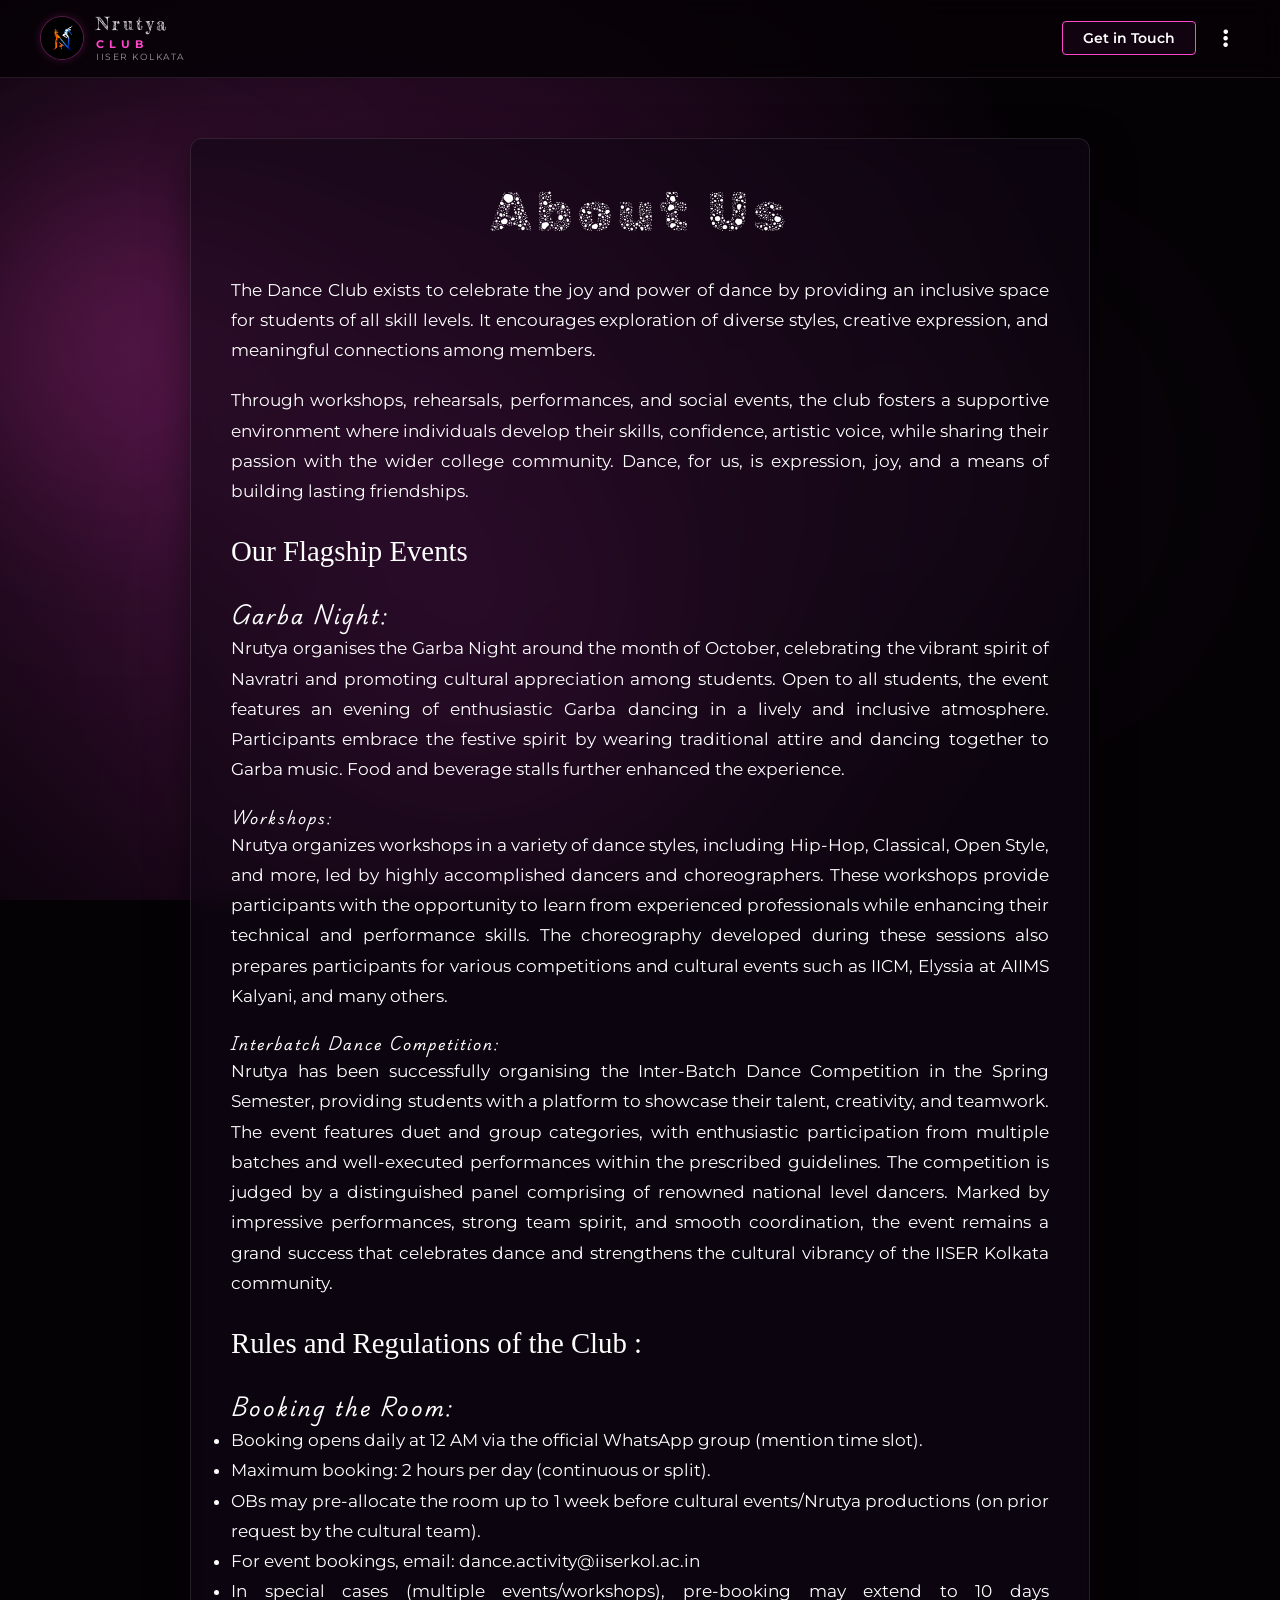
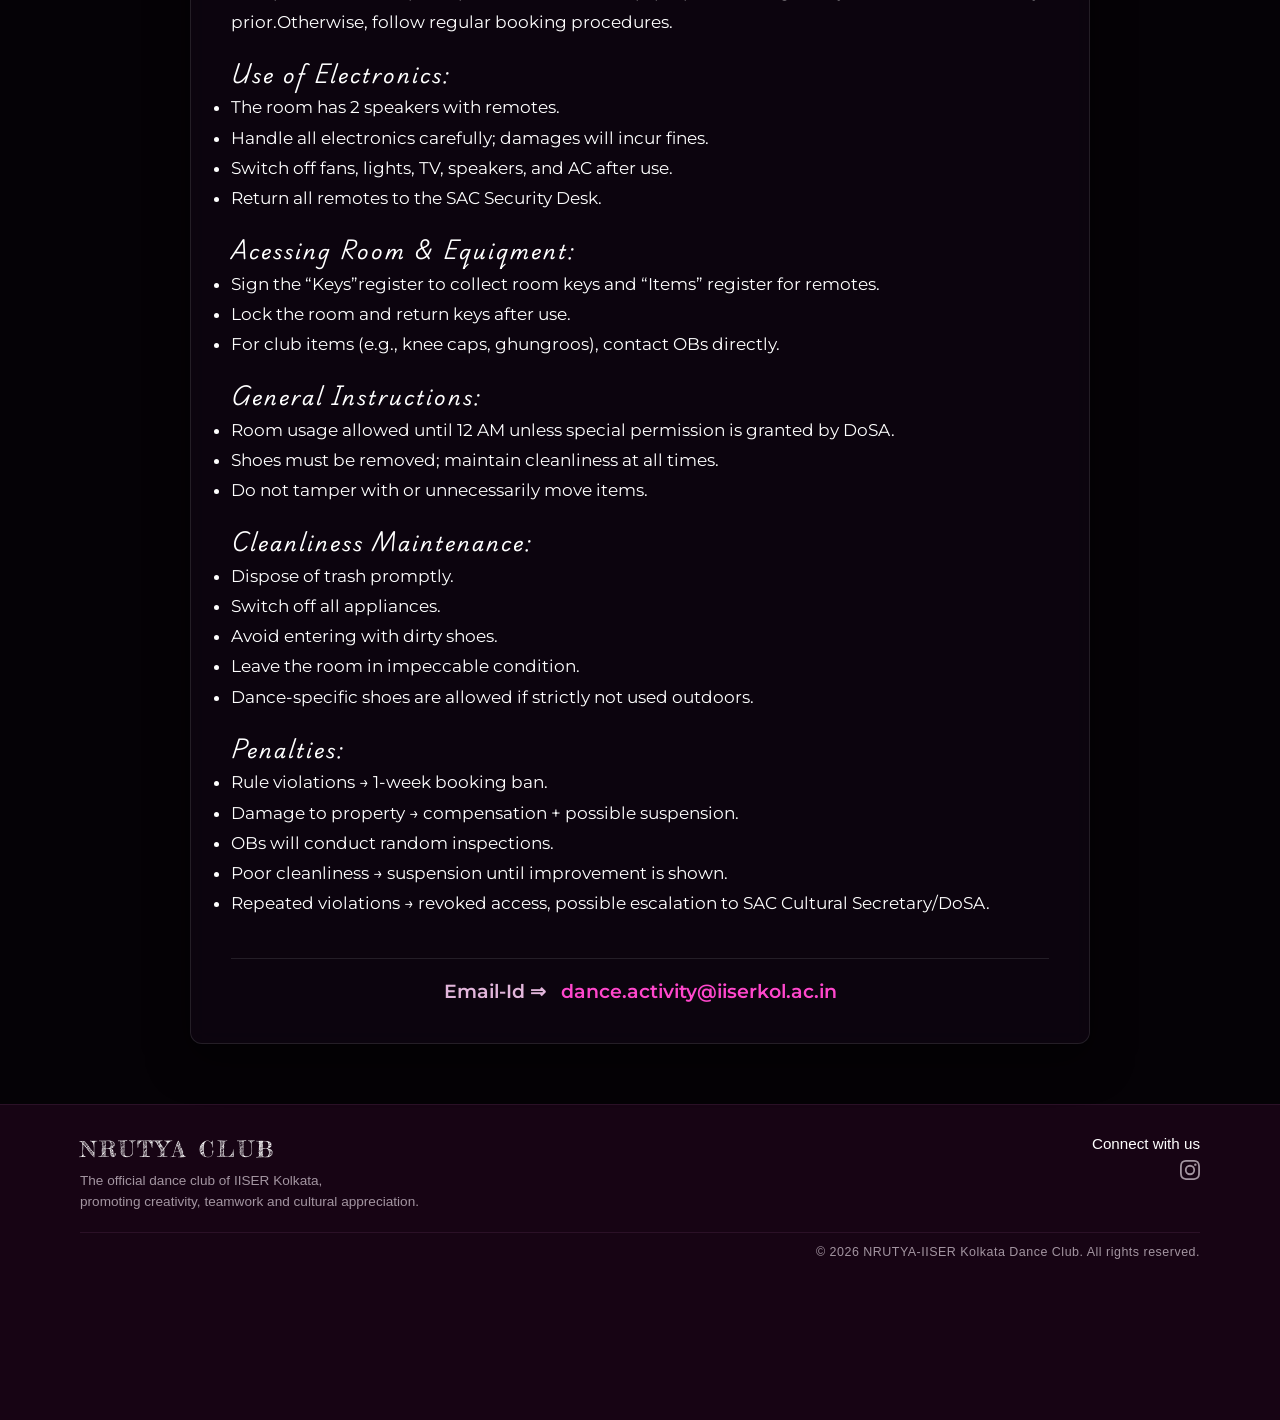
<file: frontend_root/pages/about.html>
<!DOCTYPE html>
<html lang="en">
<head>
    <meta charset="UTF-8">
    
    <meta name="viewport" content="width=device-width, initial-scale=1.0">
    <title>Nrutya Club | IISER Kolkata - About Us</title>
    
    <link rel="preconnect" href="https://fonts.googleapis.com">
    <link rel="preconnect" href="https://fonts.gstatic.com" crossorigin>
    <link href="https://fonts.googleapis.com/css2?family=Black+Ops+One&family=Fredericka+the+Great&family=Pacifico&display=swap" rel="stylesheet">
    <link rel="stylesheet" href="https://cdnjs.cloudflare.com/ajax/libs/font-awesome/6.4.0/css/all.min.css">
    
    <link rel="preconnect" href="https://fonts.googleapis.com">
    <link rel="preconnect" href="https://fonts.gstatic.com" crossorigin>
    <link href="https://fonts.googleapis.com/css2?family=Croissant+One&family=Patua+One&family=Rubik+Doodle+Triangles&family=Rubik+Microbe&display=swap" rel="stylesheet">

    <link rel="preconnect" href="https://fonts.googleapis.com">
<link rel="preconnect" href="https://fonts.gstatic.com" crossorigin>
<link href="https://fonts.googleapis.com/css2?family=Croissant+One&family=Lobster+Two:ital,wght@0,400;0,700;1,400;1,700&family=Patua+One&family=Rubik+Doodle+Triangles&family=Rubik+Microbe&display=swap" rel="stylesheet">

<link rel="preconnect" href="https://fonts.googleapis.com">
<link rel="preconnect" href="https://fonts.gstatic.com" crossorigin>
<link href="https://fonts.googleapis.com/css2?family=Croissant+One&family=Lobster+Two:ital,wght@0,400;0,700;1,400;1,700&family=Patua+One&family=Playwrite+NZ:wght@100..400&family=Rubik+Doodle+Triangles&family=Rubik+Microbe&display=swap" rel="stylesheet">
<link rel="stylesheet" href="../style/header.css">
    <link rel="stylesheet" href="../style/footer.css">
    <link rel="stylesheet" href="../style/aboutSty.css">
</head>
<body>
    <div class="smoke-bg-wrapper">
        <div class="smoke-cloud cloud-1"></div>
        <div class="smoke-cloud cloud-2"></div>
        <div class="smoke-cloud cloud-3"></div>
    </div>

    <!-- YOUR ORIGINAL HEADER -->
    <header>
            <a href="../index.html" class="logo-area logo-link-full">
                <div class="logo-container">
                    <img src="../images/logo_fin.png" alt="Nrutya Club Logo" id="header-logo-target" onerror="this.style.display='none';">
                    <i class="fa-solid fa-gandhabba fallback-icon"></i> 
                </div>
                <div class="logo-text">
                    <h1>Nrutya</h1>
                    <p>CLUB</p>
                    <span>IISER KOLKATA</span>
                </div>
            </a>
            
            <nav>
                <div class="nav-right-wrapper">
                    <a href="../pages/contact.html" class="btn-get-in-touch">Get in Touch</a>
                    <div class="more-menu-dropdown">
                        <button class="menu-dots-btn" aria-label="Open Navigation Menu">
                            <i class="fa-solid fa-ellipsis-vertical"></i>
                        </button>
                        <ul class="dropdown-content">
                            <li><a href="../index.html"><i class="fa-solid fa-house"></i> Home</a></li>
                        <li><a href="../pages/event.html"><i class="fa-solid fa-wand-magic-sparkles"></i> Events</a></li>
                        <li><a href="../pages/calendar.html"><i class="fa-solid fa-calendar-days"></i> Event Calendar</a></li>
                        <li><a href="../pages/gallery.html"><i class="fa-solid fa-images"></i> Gallery</a></li>
                        <li><a href="../pages/performances.html"><i class="fa-solid fa-play"></i> Performances</a></li>
                        <li><a href="../pages/people.html"><i class="fa-solid fa-users"></i> People</a></li>
                        <li><a href="../pages/inventory.html" ><i class="fa-regular fa-box-open"></i> Inventory</a></li>
                        <li><a href="../pages/about.html" class="active"><i class="fa-solid fa-circle-info"></i> About us</a></li>
                        <li><a href="../pages/announcements.html"><i class="fa-solid fa-bullhorn"></i> Announcements</a></li>
                        <li><a href="../pages/achievements.html"><i class="fa-solid fa-trophy"></i> Achievements</a></li>
                        
                        </ul>
                    </div>
                </div>
            </nav>
        </header>

    <!-- ADDED: NEW ABOUT US SECTION (Matching Layout Image) -->
    <main class="about-us-container">
        <h2 class="about-title">About Us</h2>
        <div class="about-content">
            <p>The Dance Club exists to celebrate the joy and power of dance by providing an inclusive space for students of all skill levels. It encourages exploration of diverse styles, creative expression, and meaningful connections among members.</p>
            <p>Through workshops, rehearsals, performances, and social events, the club fosters a supportive environment where individuals develop their skills, confidence, artistic voice, while sharing their passion with the wider college community. Dance, for us, is expression, joy, and a means of building lasting friendships.</p>
        </break>
        <h2 style="font-family: Croissant One serif;font-weight: 400;font-style: normal;font-size:1.8rem">Our Flagship Events</h2>
            <p>
                <h3 style="font-family: Playwrite NZ, cursive;font-optical-sizing: auto;;font-style: normal;letter-spacing: 2px;">Garba Night:</h3>
                Nrutya organises the Garba Night around the month of October, celebrating the vibrant spirit of Navratri and promoting 
                cultural appreciation among students. Open to all students, the event features an evening of enthusiastic Garba dancing in a lively and 
                inclusive atmosphere. Participants embrace the festive spirit by wearing traditional attire and dancing together to Garba music. Food and beverage stalls further enhanced the experience.
            </p>
            <p>
                <h5 style="font-family: Playwrite NZ, cursive;font-optical-sizing: auto;;font-style: normal;letter-spacing: 2px;">Workshops:</h3>
                Nrutya organizes workshops in a variety of dance styles, including Hip-Hop, Classical, Open Style, and more, led by highly accomplished dancers and choreographers. These workshops provide participants with the opportunity to learn from experienced professionals while enhancing their technical and performance skills. The choreography developed during these sessions also prepares participants for various competitions and cultural 
                events such as IICM, Elyssia at AIIMS Kalyani, and many others.
            </p>
            <p>
                <h5 style="font-family: Playwrite NZ, cursive;font-optical-sizing: auto;;font-style: normal;letter-spacing: 2px;">Interbatch Dance Competition:</h3>
                Nrutya has been successfully organising the Inter-Batch Dance Competition in the Spring Semester, providing students with a platform to showcase their talent, creativity, and teamwork. 
                The event features duet and group categories, with enthusiastic participation from multiple batches and well-executed performances within the prescribed guidelines.
                The competition is judged by a distinguished panel comprising of renowned national level dancers. Marked by impressive performances, strong team spirit, and smooth coordination, the event remains a grand success that celebrates dance and strengthens the cultural vibrancy of the IISER Kolkata community.
            </p>
            </break>
        <h2 style="font-family: Croissant One serif;font-weight: 400;font-style: normal;font-size:1.8rem">Rules and Regulations of the Club :</h2>
            <p>
                <h3 style="font-family: Playwrite NZ, cursive;font-optical-sizing: auto;;font-style: normal;letter-spacing: 2px;">Booking the Room:</h3>
                        <ul>
                            <li>Booking opens daily at 12 AM via the official WhatsApp group (mention time slot).</li>
                            <li>Maximum booking: 2 hours per day (continuous or split).</li>
                            <li>OBs may pre-allocate the room up to 1 week before cultural events/Nrutya productions (on prior request by the cultural team).</li>
                            <li>For event bookings, email: dance.activity@iiserkol.ac.in</li>
                            <li>In special cases (multiple events/workshops), pre-booking may extend to 10 days prior.Otherwise, follow regular booking procedures.</li>
                        </ul>
 
            </p>

            <p>
                <h3 style="font-family: Playwrite NZ, cursive;font-optical-sizing: auto;;font-style: normal;letter-spacing: 2px;">Use of Electronics:</h3>
                        <ul>
                            <li>The room has 2 speakers with remotes.</li>
                            <li>Handle all electronics carefully; damages will incur fines.</li>
                            <li>Switch off fans, lights, TV, speakers, and AC after use.</li>
                            <li>Return all remotes to the SAC Security Desk.</li>
                        </ul>

            </p>
            <p>
                <h3 style="font-family: Playwrite NZ, cursive;font-optical-sizing: auto;;font-style: normal;letter-spacing: 2px;">Acessing Room & Equiqment:</h3>
                        <ul>
                            <li>Sign the “Keys”register to collect room keys and “Items” register for remotes.</li>
                            <li>Lock the room and return keys after use.</li>
                            <li>For club items (e.g., knee caps, ghungroos), contact OBs directly.</li>
                        </ul>
 
            </p>
            <p>
                <h3 style="font-family: Playwrite NZ, cursive;font-optical-sizing: auto;;font-style: normal;letter-spacing: 2px;">General Instructions:</h3>
                        <ul>
                            <li>Room usage allowed until 12 AM unless special permission is granted by DoSA.</li>
                            <li>Shoes must be removed; maintain cleanliness at all times.</li>
                            <li>Do not tamper with or unnecessarily move items.</li>
                        </ul>
 
            </p>
            <p>
                <h3 style="font-family: Playwrite NZ, cursive;font-optical-sizing: auto;;font-style: normal;letter-spacing: 2px;">Cleanliness Maintenance:</h3>
                        <ul>
                            <li>Dispose of trash promptly.</li>
                            <li>Switch off all appliances.</li>
                            <li>Avoid entering with dirty shoes.</li>
                            <li>Leave the room in impeccable condition.</li>
                            <li>Dance-specific shoes are allowed if strictly not used outdoors.</li>
                        </ul>
 
            </p>
            <p>
                <h3 style="font-family: Playwrite NZ, cursive;font-optical-sizing: auto;;font-style: normal;letter-spacing: 2px;">Penalties:</h3>
                        <ul>
                            <li>Rule violations → 1-week booking ban.</li>
                            <li>Damage to property → compensation + possible suspension.</li>
                            <li>OBs will conduct random inspections.</li>
                            <li>Poor cleanliness → suspension until improvement is shown.</li>
                            <li>Repeated violations → revoked access, possible escalation to SAC Cultural Secretary/DoSA.</li>
                        </ul>
 
            </p>


        </div>
        
        <!-- The 'mailto:' prefix automatically triggers the user's default mail client (like Gmail) to compose a message -->
        <div class="about-email">
            <span>Email-Id &rArr;</span>
            <a href="mailto:dance.activity@iiserkol.ac.in">dance.activity@iiserkol.ac.in</a>
        </div>
    </main>

    <!-- YOUR ORIGINAL FOOTER -->
    <footer class="nrutya-footer">
            <div class="footer-container">
                <div class="footer-top-row">
                    <div class="footer-info">
                        <h2 class="footer-title">Nrutya Club</h2>
                        <p class="footer-description">
                            The official dance club of IISER Kolkata,<br>
                            promoting creativity, teamwork and cultural appreciation.
                        </p>
                    </div>
                    <div class="footer-socials">
                        <span class="socials-label">Connect with us</span>
                        <div class="social-icons-footer">
                            <a href="https://www.instagram.com/nrutya_iiserk?igsh=MXBpNHg4eHZ2YzVzNQ==" target="_blank" rel="noopener noreferrer" aria-label="Instagram" class="social-icon-link">
                                <svg viewBox="0 0 24 24" fill="currentColor">
                                    <path d="M12 2.163c3.204 0 3.584.012 4.85.07 3.252.148 4.771 1.691 4.919 4.919.058 1.265.069 1.645.069 4.849 0 3.205-.012 3.584-.069 4.849-.149 3.225-1.664 4.771-4.919 4.919-1.266.058-1.644.07-4.85.07-3.204 0-3.584-.012-4.849-.07-3.26-.149-4.771-1.699-4.919-4.92-.058-1.265-.07-1.644-.07-4.849 0-3.204.013-3.583.07-4.849.149-3.227 1.664-4.771 4.919-4.919 1.266-.057 1.645-.069 4.849-.069zM12 0C8.741 0 8.333.014 7.053.072 2.695.272.273 2.69.073 7.051.014 8.333 0 8.741 0 12c0 3.259.014 3.668.072 4.948.2 4.358 2.618 6.78 6.98 6.98 1.281.058 1.689.072 4.948.072 3.259 0 3.668-.014 4.948-.072 4.354-.2 6.782-2.618 6.979-6.98.059-1.28.073-1.689.073-4.948 0-3.259-.014-3.667-.072-4.947-.196-4.354-2.617-6.78-6.979-6.98C15.668.014 15.259 0 12 0zm0 5.838a6.162 6.162 0 100 12.324 6.162 6.162 0 000-12.324zM12 16a4 4 0 110-8 4 4 0 010 8zm6.406-11.845a1.44 1.44 0 100 2.881 1.44 1.44 0 000-2.881z"/>
                                </svg>
                            </a>
                        </div>
                    </div>
                </div>
                <div class="footer-bottom-row">
                    <p class="footer-copyright">
                        &copy; 2026 NRUTYA-IISER Kolkata Dance Club. All rights reserved.
                    </p>
                </div>
            </div>
        </footer>

</body>
</html>
</file>
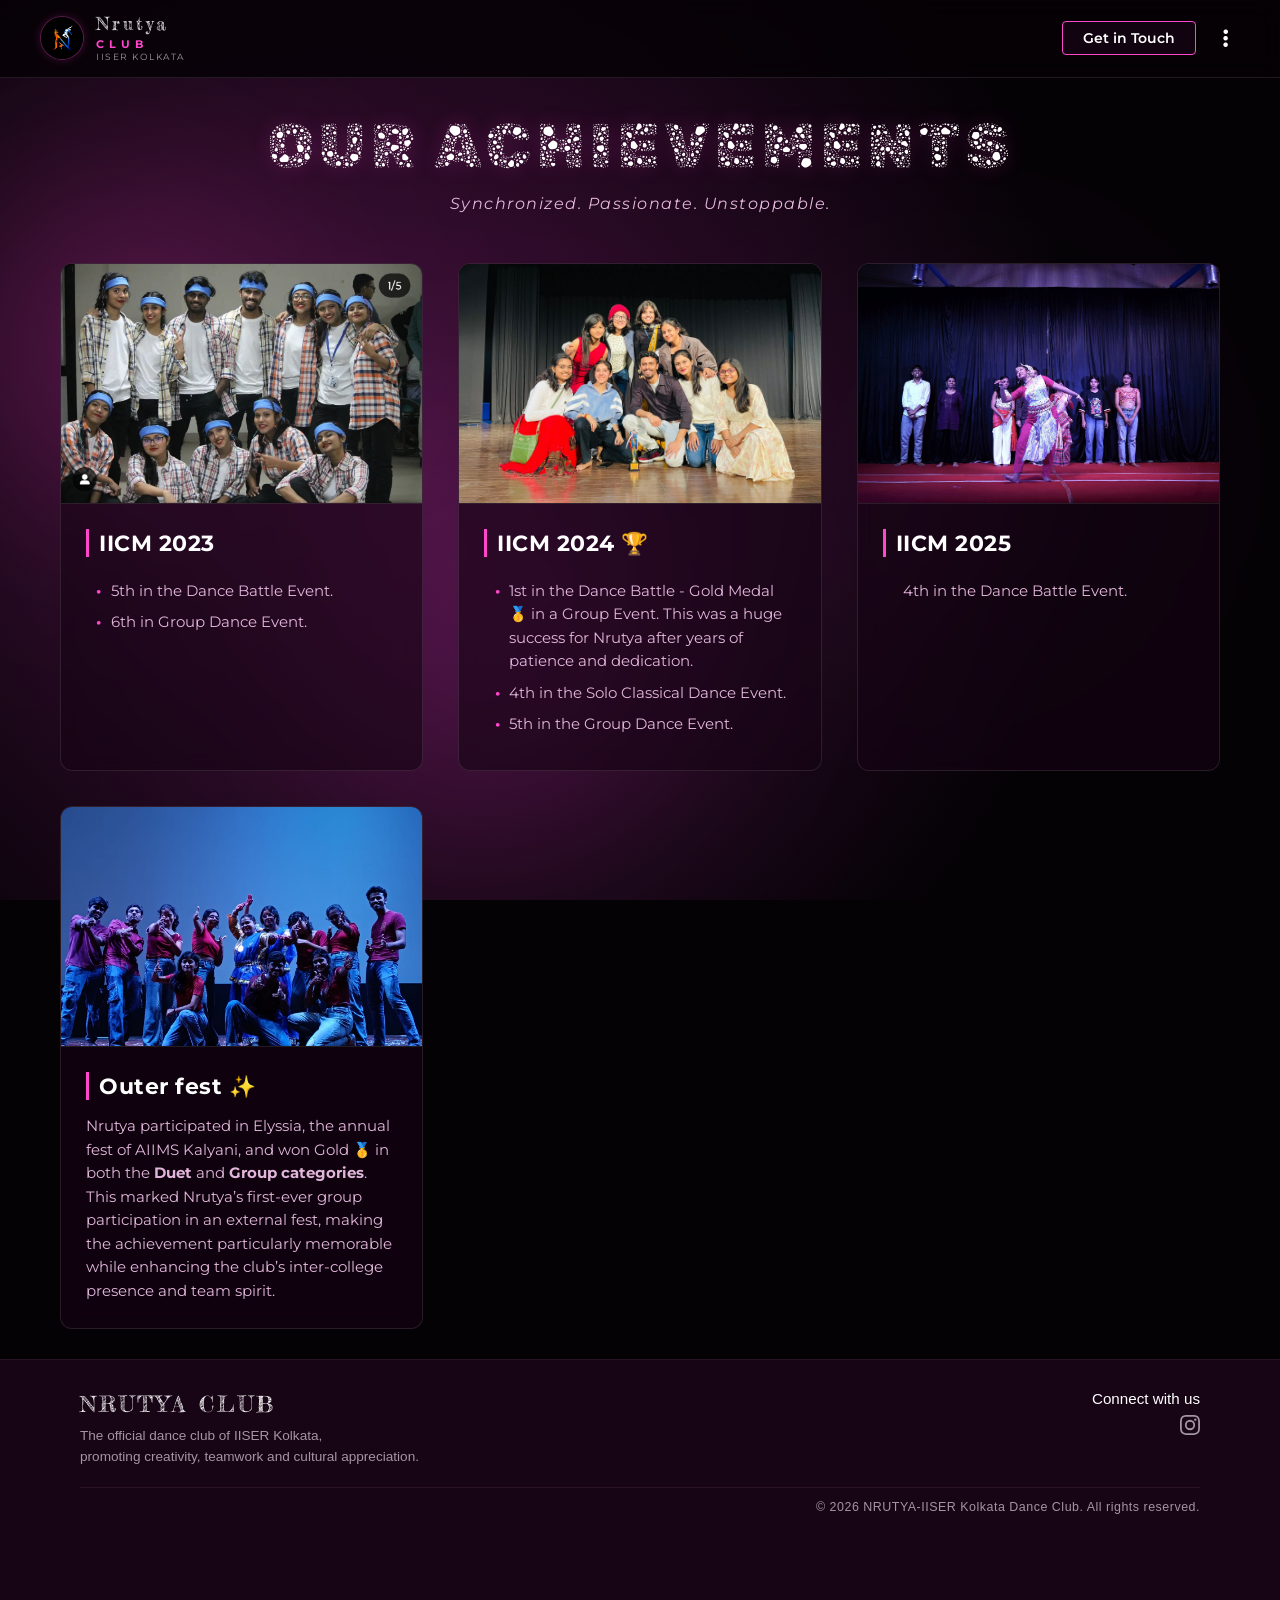
<file: frontend_root/pages/achievements.html>
<!DOCTYPE html>
<html lang="en">
<head>
    <meta charset="UTF-8">
    
    <meta name="viewport" content="width=device-width, initial-scale=1.0">
    <link rel="preconnect" href="https://fonts.googleapis.com">
    <link rel="preconnect" href="https://fonts.gstatic.com" crossorigin>
    <link href="https://fonts.googleapis.com/css2?family=Black+Ops+One&family=Fredericka+the+Great&family=Pacifico&display=swap" rel="stylesheet">
    <title>Our Achievements | Nrutya Club</title>
    <link rel="stylesheet" href="https://cdnjs.cloudflare.com/ajax/libs/font-awesome/6.4.0/css/all.min.css">

    <link rel="preconnect" href="https://fonts.googleapis.com">
    <link rel="preconnect" href="https://fonts.gstatic.com" crossorigin>
    <link href="https://fonts.googleapis.com/css2?family=Croissant+One&family=Patua+One&family=Rubik+Doodle+Triangles&family=Rubik+Microbe&display=swap" rel="stylesheet">

    <link rel="stylesheet" href="../style/header.css">
    <link rel="stylesheet" href="../style/footer.css">
    <link rel="stylesheet" href="../style/achievementsSty.css">

</head>
<body>

    <!-- Ambient Animated Background -->
    <div class="smoke-bg-wrapper">
        <div class="smoke-cloud cloud-1"></div>
        <div class="smoke-cloud cloud-2"></div>
        <div class="smoke-cloud cloud-3"></div>
    </div>

    <!-- Top Navigation Header -->
    <header>
            <a href="../index.html" class="logo-area logo-link-full">
                <div class="logo-container">
                    <img src="../images/logo_fin.png" alt="Nrutya Club Logo" id="header-logo-target" onerror="this.style.display='none';">
                    <i class="fa-solid fa-gandhabba fallback-icon"></i> 
                </div>
                <div class="logo-text">
                    <h1>Nrutya</h1>
                    <p>CLUB</p>
                    <span>IISER KOLKATA</span>
                </div>
            </a>
            
            <nav>
                <div class="nav-right-wrapper">
                    <a href="../pages/contact.html" class="btn-get-in-touch">Get in Touch</a>
                    <div class="more-menu-dropdown">
                        <button class="menu-dots-btn" aria-label="Open Navigation Menu">
                            <i class="fa-solid fa-ellipsis-vertical"></i>
                        </button>
                        <ul class="dropdown-content">
                            <li><a href="../index.html"><i class="fa-solid fa-house"></i> Home</a></li>
                        <li><a href="../pages/event.html"><i class="fa-solid fa-wand-magic-sparkles"></i> Events</a></li>
                        <li><a href="../pages/calendar.html"><i class="fa-solid fa-calendar-days"></i> Event Calendar</a></li>
                        <li><a href="../pages/gallery.html"><i class="fa-solid fa-images"></i> Gallery</a></li>
                        <li><a href="../pages/performances.html"><i class="fa-solid fa-play"></i> Performances</a></li>
                        <li><a href="../pages/people.html"><i class="fa-solid fa-users"></i> People</a></li>
                        <li><a href="../pages/inventory.html" ><i class="fa-regular fa-box-open"></i> Inventory</a></li>
                        <li><a href="../pages/about.html"><i class="fa-solid fa-circle-info"></i> About us</a></li>
                        <li><a href="../pages/announcements.html"><i class="fa-solid fa-bullhorn"></i> Announcements</a></li>
                        <li><a href="../pages/achievements.html" class="active"><i class="fa-solid fa-trophy"></i> Achievements</a></li>
                        
                        </ul>
                    </div>
                </div>
            </nav>
        </header>

    <!-- Main Achievements Section Layout -->
    <main class="achievements-section">
        <div class="achievements-header">
            <h2>Our Achievements</h2>
            <p>Synchronized. Passionate. Unstoppable.</p>
        </div>

        <div class="achievements-grid">
            
            <div class="achievement-card">
                <div class="card-image-slider">
                    <!-- Put your actual sliding images here -->
                    <img src="../images/iicm_2023/iicm_2023_1.jpg" class="active" alt="Winniing moment 1A">
                    
                </div>
                <div class="card-content">
                    <h3>IICM 2023 </h3>
                    <div class="card-details">
                        <ul>
                            <li>5th in the Dance Battle Event.</li>
                            <li>6th in Group Dance Event. </li>
                            
                        </ul>
                    </div>
                </div>
            </div>

            <!-- Card 1: Demonstrates paragraph layout with mixed inline emojis and icons -->
            <div class="achievement-card">
                <div class="card-image-slider">
                    <!-- Put your actual sliding images here -->
                    <img src="../images/iicm_2024/iicm_2024_1.jpg" class="active" alt="Winniing moment 1A">
                    <img src="../images/iicm_2024/iicm_2024_2.jpg" alt="Performance 1B">
                    <img src="../images/iicm_2024/iicm_2024_3.jpg" alt="Performance 1C">
                    <img src="../images/iicm_2024/iicm_2024_4.jpg" alt="Performance 1D">
                    <img src="../images/iicm_2024/iicm_2024_5.jpg" alt="Performance 1E">
                </div>
                <div class="card-content">
                    <h3>IICM 2024 🏆</h3>
                    <div class="card-details">
                        <ul>
                            <li>1st in the Dance Battle - Gold Medal &#129351; in a Group Event. This was a huge success for Nrutya after years of patience and dedication.</li>
                            <li>4th in the Solo Classical Dance Event. </li>
                            <li>5th in the Group Dance Event. </li>
                        </ul>
                    </div>
                </div>
            </div>

            <div class="achievement-card">
                <div class="card-image-slider">
                    <!-- Put your actual sliding images here -->
                    <img src="../images/iicm_2025/iicm_2025_1.jpg" class="active" alt="Winniing moment 1A">
                    <img src="../images/iicm_2025/iicm_2025_2.jpg" alt="Performance 1B">
                    <img src="../images/iicm_2025/iicm_2025_3.jpg" alt="Performance 1C">
                    <img src="../images/iicm_2025/iicm_2025_4.jpg" alt="Performance 1D">
                    <img src="../images/iicm_2025/iicm_2025_5.jpg" alt="Performance 1E">
                    <img src="../images/iicm_2025/iicm_2025_6.jpg" alt="Performance 1F">
                    <img src="../images/iicm_2025/iicm_2025_7.jpg" alt="Performance 1G">
                    <img src="../images/iicm_2025/iicm_2025_8.jpg" alt="Performance 1H">
                </div>
                <div class="card-content">
                    <h3>IICM 2025 </h3>
                    <div class="card-details">
                        <ul>
                            <p>4th in the Dance Battle Event.</p>

                        </ul>
                    </div>
                </div>
            </div>


            <!-- Card 2: Demonstrates pointer/bullet configurations using standard markup -->
            <div class="achievement-card">
                <div class="card-image-slider">
                    <img src="../images/outer_fest_2025/outer_1.jpeg" class="active" alt="Performance 2A">
                    <img src="../images/outer_fest_2025/outer_2.jpeg" alt="Performance 2B">
                    <img src="../images/outer_fest_2025/outer_3.jpeg" alt="Performance 2C">
                </div>
                <div class="card-content">
                    <h3>Outer fest ✨</h3>
                    <div class="card-details">
                        <p>Nrutya participated in Elyssia, the annual fest of AIIMS Kalyani, and won Gold &#129351; in both the <b>Duet</b> and <b>Group categories</b>. This marked Nrutya’s first-ever group participation in an external fest, making the achievement particularly memorable while enhancing the club’s inter-college presence and team spirit.
                    </p>
                    </div>
                </div>
            </div>

            

        </div>
    </main>

    <!-- Bottom Navigation Footer -->
    <footer class="nrutya-footer">
            <div class="footer-container">
                <div class="footer-top-row">
                    <div class="footer-info">
                        <h2 class="footer-title">Nrutya Club</h2>
                        <p class="footer-description">
                            The official dance club of IISER Kolkata,<br>
                            promoting creativity, teamwork and cultural appreciation.
                        </p>
                    </div>
                    <div class="footer-socials">
                        <span class="socials-label">Connect with us</span>
                        <div class="social-icons-footer">
                            <a href="https://www.instagram.com/nrutya_iiserk?igsh=MXBpNHg4eHZ2YzVzNQ==" target="_blank" rel="noopener noreferrer" aria-label="Instagram" class="social-icon-link">
                                <svg viewBox="0 0 24 24" fill="currentColor">
                                    <path d="M12 2.163c3.204 0 3.584.012 4.85.07 3.252.148 4.771 1.691 4.919 4.919.058 1.265.069 1.645.069 4.849 0 3.205-.012 3.584-.069 4.849-.149 3.225-1.664 4.771-4.919 4.919-1.266.058-1.644.07-4.85.07-3.204 0-3.584-.012-4.849-.07-3.26-.149-4.771-1.699-4.919-4.92-.058-1.265-.07-1.644-.07-4.849 0-3.204.013-3.583.07-4.849.149-3.227 1.664-4.771 4.919-4.919 1.266-.057 1.645-.069 4.849-.069zM12 0C8.741 0 8.333.014 7.053.072 2.695.272.273 2.69.073 7.051.014 8.333 0 8.741 0 12c0 3.259.014 3.668.072 4.948.2 4.358 2.618 6.78 6.98 6.98 1.281.058 1.689.072 4.948.072 3.259 0 3.668-.014 4.948-.072 4.354-.2 6.782-2.618 6.979-6.98.059-1.28.073-1.689.073-4.948 0-3.259-.014-3.667-.072-4.947-.196-4.354-2.617-6.78-6.979-6.98C15.668.014 15.259 0 12 0zm0 5.838a6.162 6.162 0 100 12.324 6.162 6.162 0 000-12.324zM12 16a4 4 0 110-8 4 4 0 010 8zm6.406-11.845a1.44 1.44 0 100 2.881 1.44 1.44 0 000-2.881z"/>
                                </svg>
                            </a>
                        </div>
                    </div>
                </div>
                <div class="footer-bottom-row">
                    <p class="footer-copyright">
                        &copy; 2026 NRUTYA-IISER Kolkata Dance Club. All rights reserved.
                    </p>
                </div>
            </div>
        </footer>

        <script src="../script/achievementsScr.js"></script>


</body>
</html>
</file>
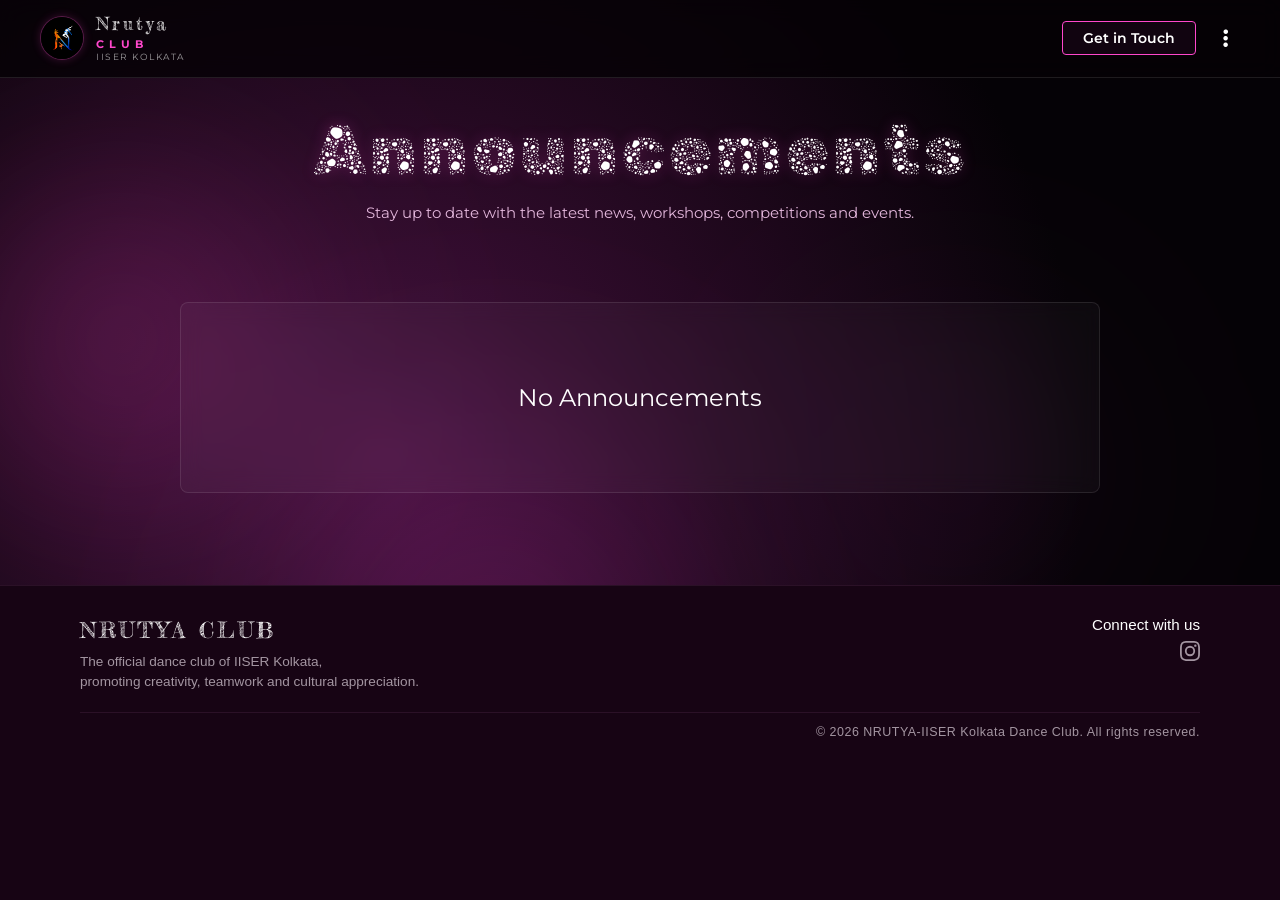
<file: frontend_root/pages/announcements.html>
<!DOCTYPE html>
<html lang="en">
<head>
    <meta charset="UTF-8">
    
    <meta name="viewport" content="width=device-width, initial-scale=1.0">
    <title>Nrutya The Dance Club | Announcements</title>
    
    <link rel="preconnect" href="https://fonts.googleapis.com">
    <link rel="preconnect" href="https://fonts.gstatic.com" crossorigin>
    <link href="https://fonts.googleapis.com/css2?family=Black+Ops+One&family=Fredericka+the+Great&family=Pacifico&display=swap" rel="stylesheet">
    <link rel="stylesheet" href="https://cdnjs.cloudflare.com/ajax/libs/font-awesome/6.4.0/css/all.min.css">

    <link rel="preconnect" href="https://fonts.googleapis.com">
    <link rel="preconnect" href="https://fonts.gstatic.com" crossorigin>
    <link href="https://fonts.googleapis.com/css2?family=Croissant+One&family=Patua+One&family=Rubik+Doodle+Triangles&family=Rubik+Microbe&display=swap" rel="stylesheet">
    
    <link rel="stylesheet" href="../style/header.css">
    <link rel="stylesheet" href="../style/footer.css">
    <link rel="stylesheet" href="../style/anouncementsSty.css">
</head>
<body>

     <!-- Ambient Smoke Background -->
    <div class="smoke-bg-wrapper">
        <div class="smoke-cloud cloud-1"></div>
        <div class="smoke-cloud cloud-2"></div>
        <div class="smoke-cloud cloud-3"></div>
    </div>

    <!-- Header & Navigation -->
    <header>
            <a href="../index.html" class="logo-area logo-link-full">
                <div class="logo-container">
                    <img src="../images/logo_fin.png" alt="Nrutya Club Logo" id="header-logo-target" onerror="this.style.display='none';">
                    <i class="fa-solid fa-gandhabba fallback-icon"></i> 
                </div>
                <div class="logo-text">
                    <h1>Nrutya</h1>
                    <p>CLUB</p>
                    <span>IISER KOLKATA</span>
                </div>
            </a>
            
            <nav>
                <div class="nav-right-wrapper">
                    <a href="../pages/contact.html" class="btn-get-in-touch">Get in Touch</a>
                    <div class="more-menu-dropdown">
                        <button class="menu-dots-btn" aria-label="Open Navigation Menu">
                            <i class="fa-solid fa-ellipsis-vertical"></i>
                        </button>
                        <ul class="dropdown-content">
                            <li><a href="../index.html"><i class="fa-solid fa-house"></i> Home</a></li>
                        <li><a href="../pages/event.html"><i class="fa-solid fa-wand-magic-sparkles"></i> Events</a></li>
                        <li><a href="../pages/calendar.html"><i class="fa-solid fa-calendar-days"></i> Event Calendar</a></li>
                        <li><a href="../pages/gallery.html"><i class="fa-solid fa-images"></i> Gallery</a></li>
                        <li><a href="../pages/performances.html"><i class="fa-solid fa-play"></i> Performances</a></li>
                        <li><a href="../pages/people.html"><i class="fa-solid fa-users"></i> People</a></li>
                        <li><a href="../pages/inventory.html" ><i class="fa-regular fa-box-open"></i> Inventory</a></li>
                        <li><a href="../pages/about.html"><i class="fa-solid fa-circle-info"></i> About us</a></li>
                        <li><a href="../pages/announcements.html" class="active" ><i class="fa-solid fa-bullhorn"></i> Announcements</a></li>
                        <li><a href="../pages/achievements.html"><i class="fa-solid fa-trophy"></i> Achievements</a></li>
                        
                        </ul>
                    </div>
                </div>
            </nav>
        </header>

    <!-- Main Announcements Section -->
    <main class="announcements-main">
    <div class="page-header">
        <h2>Announcements</h2>
        <p>Stay up to date with the latest news, workshops, competitions and events.</p>
    </div>

    <!-- Announcements List -->
    <div class="announcement-list">
        
        <!-- Add this div when there are no announcements -->
        <div class="no-announcements-message">
            <p>No Anouncements</p>
        </div>

    </div>
</main>

    <!-- Footer -->
    <footer class="nrutya-footer">
            <div class="footer-container">
                <div class="footer-top-row">
                    <div class="footer-info">
                        <h2 class="footer-title">Nrutya Club</h2>
                        <p class="footer-description">
                            The official dance club of IISER Kolkata,<br>
                            promoting creativity, teamwork and cultural appreciation.
                        </p>
                    </div>
                    <div class="footer-socials">
                        <span class="socials-label">Connect with us</span>
                        <div class="social-icons-footer">
                            <a href="https://www.instagram.com/nrutya_iiserk?igsh=MXBpNHg4eHZ2YzVzNQ==" target="_blank" rel="noopener noreferrer" aria-label="Instagram" class="social-icon-link">
                                <svg viewBox="0 0 24 24" fill="currentColor">
                                    <path d="M12 2.163c3.204 0 3.584.012 4.85.07 3.252.148 4.771 1.691 4.919 4.919.058 1.265.069 1.645.069 4.849 0 3.205-.012 3.584-.069 4.849-.149 3.225-1.664 4.771-4.919 4.919-1.266.058-1.644.07-4.85.07-3.204 0-3.584-.012-4.849-.07-3.26-.149-4.771-1.699-4.919-4.92-.058-1.265-.07-1.644-.07-4.849 0-3.204.013-3.583.07-4.849.149-3.227 1.664-4.771 4.919-4.919 1.266-.057 1.645-.069 4.849-.069zM12 0C8.741 0 8.333.014 7.053.072 2.695.272.273 2.69.073 7.051.014 8.333 0 8.741 0 12c0 3.259.014 3.668.072 4.948.2 4.358 2.618 6.78 6.98 6.98 1.281.058 1.689.072 4.948.072 3.259 0 3.668-.014 4.948-.072 4.354-.2 6.782-2.618 6.979-6.98.059-1.28.073-1.689.073-4.948 0-3.259-.014-3.667-.072-4.947-.196-4.354-2.617-6.78-6.979-6.98C15.668.014 15.259 0 12 0zm0 5.838a6.162 6.162 0 100 12.324 6.162 6.162 0 000-12.324zM12 16a4 4 0 110-8 4 4 0 010 8zm6.406-11.845a1.44 1.44 0 100 2.881 1.44 1.44 0 000-2.881z"/>
                                </svg>
                            </a>
                        </div>
                    </div>
                </div>
                <div class="footer-bottom-row">
                    <p class="footer-copyright">
                        &copy; 2026 NRUTYA-IISER Kolkata Dance Club. All rights reserved.
                    </p>
                </div>
            </div>
        </footer>

        <script src="../script/anouncementsSrc.js"></script>
    
</body>
</html>
</file>
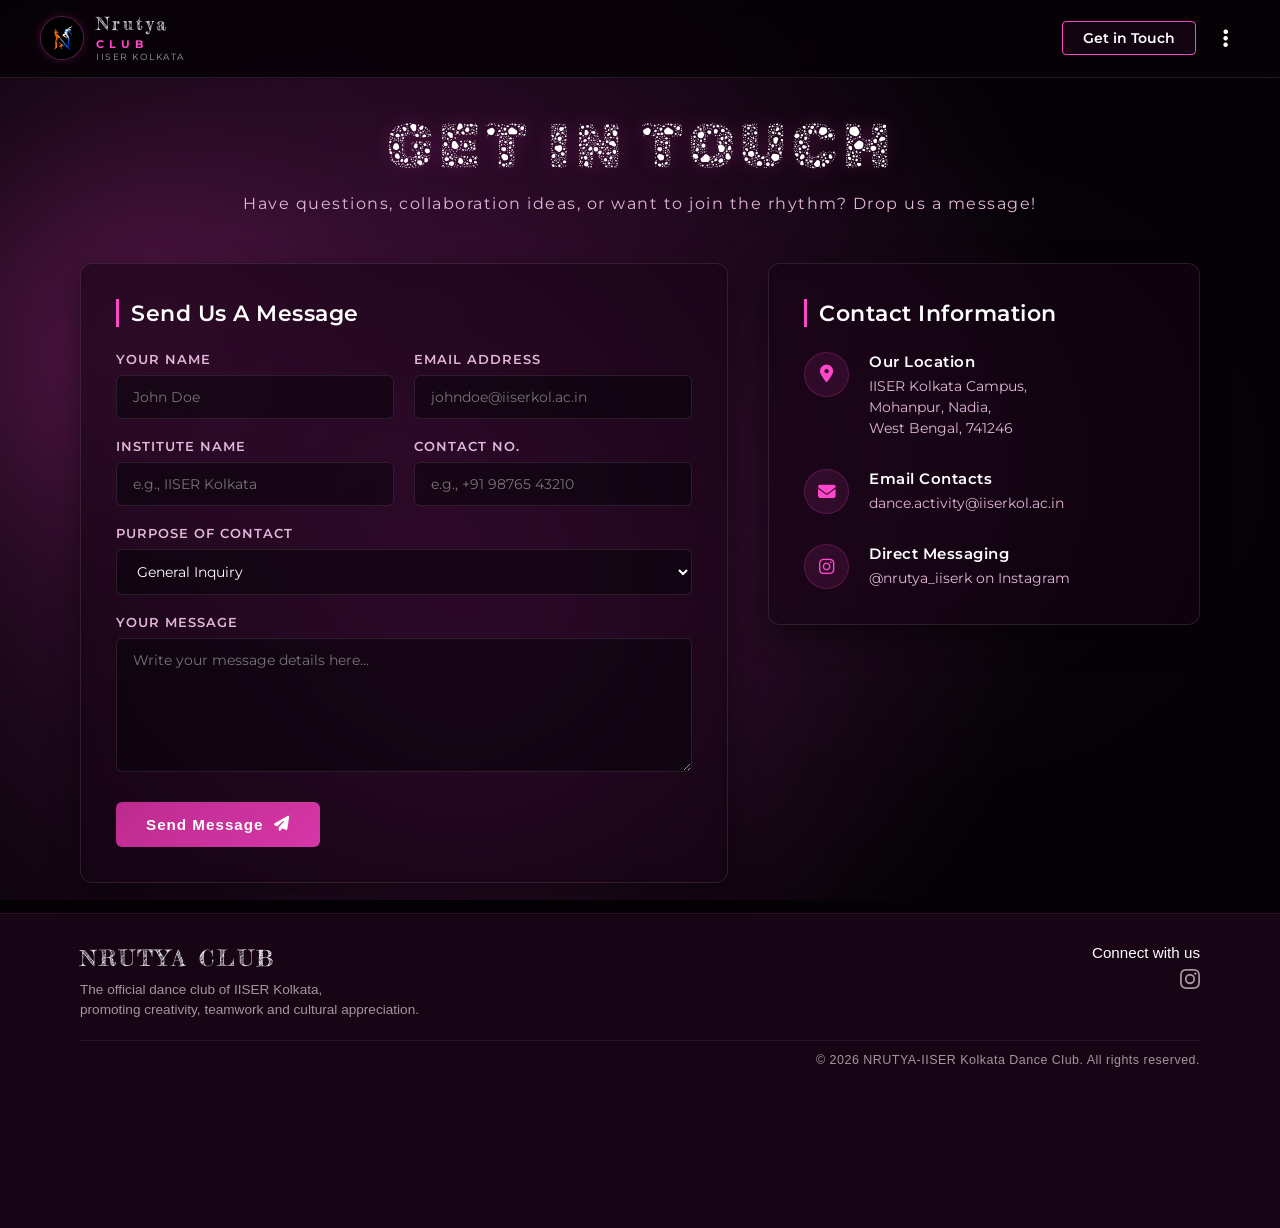
<file: frontend_root/pages/contact.html>
<!DOCTYPE html>
<html lang="en">
<head>
    <meta charset="UTF-8">
    
    <meta name="viewport" content="width=device-width, initial-scale=1.0">
    <link rel="preconnect" href="https://fonts.googleapis.com">
    <link rel="preconnect" href="https://fonts.gstatic.com" crossorigin>
    <link href="https://fonts.googleapis.com/css2?family=Black+Ops+One&family=Fredericka+the+Great&family=Pacifico&display=swap" rel="stylesheet">
    <title>Get in Touch | Nrutya Club</title>
    <link rel="stylesheet" href="https://cdnjs.cloudflare.com/ajax/libs/font-awesome/6.4.0/css/all.min.css">

    <link rel="preconnect" href="https://fonts.googleapis.com">
    <link rel="preconnect" href="https://fonts.gstatic.com" crossorigin>
    <link href="https://fonts.googleapis.com/css2?family=Croissant+One&family=Patua+One&family=Rubik+Doodle+Triangles&family=Rubik+Microbe&display=swap" rel="stylesheet">

    <link rel="stylesheet" href="../style/header.css">
    <link rel="stylesheet" href="../style/footer.css">
    <link rel="stylesheet" href="../style/contactSty.css">

</head>
<body>

    <!-- Smoke Overlay Components -->
    <div class="smoke-bg-wrapper">
        <div class="smoke-cloud cloud-1"></div>
        <div class="smoke-cloud cloud-2"></div>
        <div class="smoke-cloud cloud-3"></div>
    </div>

    <!-- Connected Top Navigation Header -->
    <header>
            <a href="../index.html" class="logo-area logo-link-full">
                <div class="logo-container">
                    <img src="../images/logo_fin.png" alt="Nrutya Club Logo" id="header-logo-target" onerror="this.style.display='none';">
                    <i class="fa-solid fa-gandhabba fallback-icon"></i> 
                </div>
                <div class="logo-text">
                    <h1>Nrutya</h1>
                    <p>CLUB</p>
                    <span>IISER KOLKATA</span>
                </div>
            </a>
            
            <nav>
                <div class="nav-right-wrapper">
                    <a href="../pages/contact.html" class="btn-get-in-touch">Get in Touch</a>
                    <div class="more-menu-dropdown">
                        <button class="menu-dots-btn" aria-label="Open Navigation Menu">
                            <i class="fa-solid fa-ellipsis-vertical"></i>
                        </button>
                        <ul class="dropdown-content">
                            <li><a href="../index.html"><i class="fa-solid fa-house"></i> Home</a></li>
                        <li><a href="../pages/event.html"><i class="fa-solid fa-wand-magic-sparkles"></i> Events</a></li>
                        <li><a href="../pages/calendar.html"><i class="fa-solid fa-calendar-days"></i> Event Calendar</a></li>
                        <li><a href="../pages/gallery.html"><i class="fa-solid fa-images"></i> Gallery</a></li>
                        <li><a href="../pages/performances.html"><i class="fa-solid fa-play"></i> Performances</a></li>
                        <li><a href="../pages/people.html"><i class="fa-solid fa-users"></i> People</a></li>
                        <li><a href="../pages/inventory.html"><i class="fa-regular fa-box-open"></i> Inventory</a></li>
                        <li><a href="../pages/about.html"><i class="fa-solid fa-circle-info"></i> About us</a></li>
                        <li><a href="../pages/announcements.html"><i class="fa-solid fa-bullhorn"></i> Announcements</a></li>
                        <li><a href="../pages/achievements.html"><i class="fa-solid fa-trophy"></i> Achievements</a></li>
                        
                        </ul>
                    </div>
                </div>
            </nav>
        </header>

    <!-- Main Entry Context Section -->
    <main class="contact-section">
        <div class="contact-header">
            <h2>Get in Touch</h2>
            <p>Have questions, collaboration ideas, or want to join the rhythm? Drop us a message!</p>
        </div>

        <div class="contact-grid">
            <!-- Left Grid Pane: Message Submission Card Container -->
            <div class="contact-card">
                <h3>Send Us A Message</h3>
                <form id="contactForm">
                    <div class="form-group-row">
                        <div class="form-group">
                            <label for="name">Your Name</label>
                            <input type="text" id="name" name="name" placeholder="John Doe" required>
                        </div>
                        <div class="form-group">
                            <label for="email">Email Address</label>
                            <input type="email" id="email" name="email" placeholder="johndoe@iiserkol.ac.in" required>
                        </div>
                    </div>

                    <div class="form-group-row">
                        <div class="form-group">
                            <label for="institute">Institute Name</label>
                            <input type="text" id="institute" name="institute" placeholder="e.g., IISER Kolkata" required>
                        </div>
                        <div class="form-group">
                            <label for="contact_no">Contact No.</label>
                            <input type="tel" id="contact_no" name="contact_no" placeholder="e.g., +91 98765 43210" required>
                        </div>
                    </div>

                    <div class="form-group">
                        <label for="subject">Purpose of Contact</label>
                        <select id="subject" name="subject">
                            <option value="general">General Inquiry</option>
                            <option value="collaborate">Event Collaboration / Bookings</option>
                            <option value="feedback">Feedback & Suggestions</option>
                            <option value="inventory">Inventory Access</option>
                        </select>
                    </div>

                    <div class="form-group">
                        <label for="message">Your Message</label>
                        <textarea id="message" name="message" rows="6" placeholder="Write your message details here..." required></textarea>
                    </div>

                    <button type="submit" class="btn-submit">
                        Send Message <i class="fa-solid fa-paper-plane"></i>
                    </button>
                    
                    <!-- NEW: Custom Status Message Container -->
                    <div id="form-status" class="form-status-message hidden"></div>
                </form>
            </div>

            <!-- Right Grid Pane: Explicit Contact Channels Map -->
            <div class="contact-card">
                <h3>Contact Information</h3>
                
                <div class="info-item">
                    <div class="info-icon">
                        <i class="fa-solid fa-location-dot"></i>
                    </div>
                    <div class="info-text">
                        <h4>Our Location</h4>
                        <p>IISER Kolkata Campus,<br>Mohanpur, Nadia,<br>West Bengal, 741246</p>
                    </div>
                </div>

                <div class="info-item">
                    <div class="info-icon">
                        <i class="fa-solid fa-envelope"></i>
                    </div>
                    <div class="info-text">
                        <h4>Email Contacts</h4>
                        <p><a href="mailto:dance.activity@iiserkol.ac.in">dance.activity@iiserkol.ac.in</a></p>
                    </div>
                </div>

                <div class="info-item">
                    <div class="info-icon">
                        <i class="fa-brands fa-instagram"></i>
                    </div>
                    <div class="info-text">
                        <h4>Direct Messaging</h4>
                        <p><a href="https://www.instagram.com/nrutya_iiserk" target="_blank" rel="noopener noreferrer">@nrutya_iiserk</a> on Instagram</p>
                    </div>
                </div>
            </div>
        </div>
    </main>

    <!-- Bottom Navigation Footer -->
    <footer class="nrutya-footer">
            <div class="footer-container">
                <div class="footer-top-row">
                    <div class="footer-info">
                        <h2 class="footer-title">Nrutya Club</h2>
                        <p class="footer-description">
                            The official dance club of IISER Kolkata,<br>
                            promoting creativity, teamwork and cultural appreciation.
                        </p>
                    </div>
                    <div class="footer-socials">
                        <span class="socials-label">Connect with us</span>
                        <div class="social-icons-footer">
                            <a href="https://www.instagram.com/nrutya_iiserk?igsh=MXBpNHg4eHZ2YzVzNQ==" target="_blank" rel="noopener noreferrer" aria-label="Instagram" class="social-icon-link">
                                <svg viewBox="0 0 24 24" fill="currentColor">
                                    <path d="M12 2.163c3.204 0 3.584.012 4.85.07 3.252.148 4.771 1.691 4.919 4.919.058 1.265.069 1.645.069 4.849 0 3.205-.012 3.584-.069 4.849-.149 3.225-1.664 4.771-4.919 4.919-1.266.058-1.644.07-4.85.07-3.204 0-3.584-.012-4.849-.07-3.26-.149-4.771-1.699-4.919-4.92-.058-1.265-.07-1.644-.07-4.849 0-3.204.013-3.583.07-4.849.149-3.227 1.664-4.771 4.919-4.919 1.266-.057 1.645-.069 4.849-.069zM12 0C8.741 0 8.333.014 7.053.072 2.695.272.273 2.69.073 7.051.014 8.333 0 8.741 0 12c0 3.259.014 3.668.072 4.948.2 4.358 2.618 6.78 6.98 6.98 1.281.058 1.689.072 4.948.072 3.259 0 3.668-.014 4.948-.072 4.354-.2 6.782-2.618 6.979-6.98.059-1.28.073-1.689.073-4.948 0-3.259-.014-3.667-.072-4.947-.196-4.354-2.617-6.78-6.979-6.98C15.668.014 15.259 0 12 0zm0 5.838a6.162 6.162 0 100 12.324 6.162 6.162 0 000-12.324zM12 16a4 4 0 110-8 4 4 0 010 8zm6.406-11.845a1.44 1.44 0 100 2.881 1.44 1.44 0 000-2.881z"/>
                                </svg>
                            </a>
                        </div>
                    </div>
                </div>
                <div class="footer-bottom-row">
                    <p class="footer-copyright">
                        &copy; 2026 NRUTYA-IISER Kolkata Dance Club. All rights reserved.
                    </p>
                </div>
            </div>
        </footer>

        <script src="../script/contactScr.js"></script>

</body>
</html>
</file>
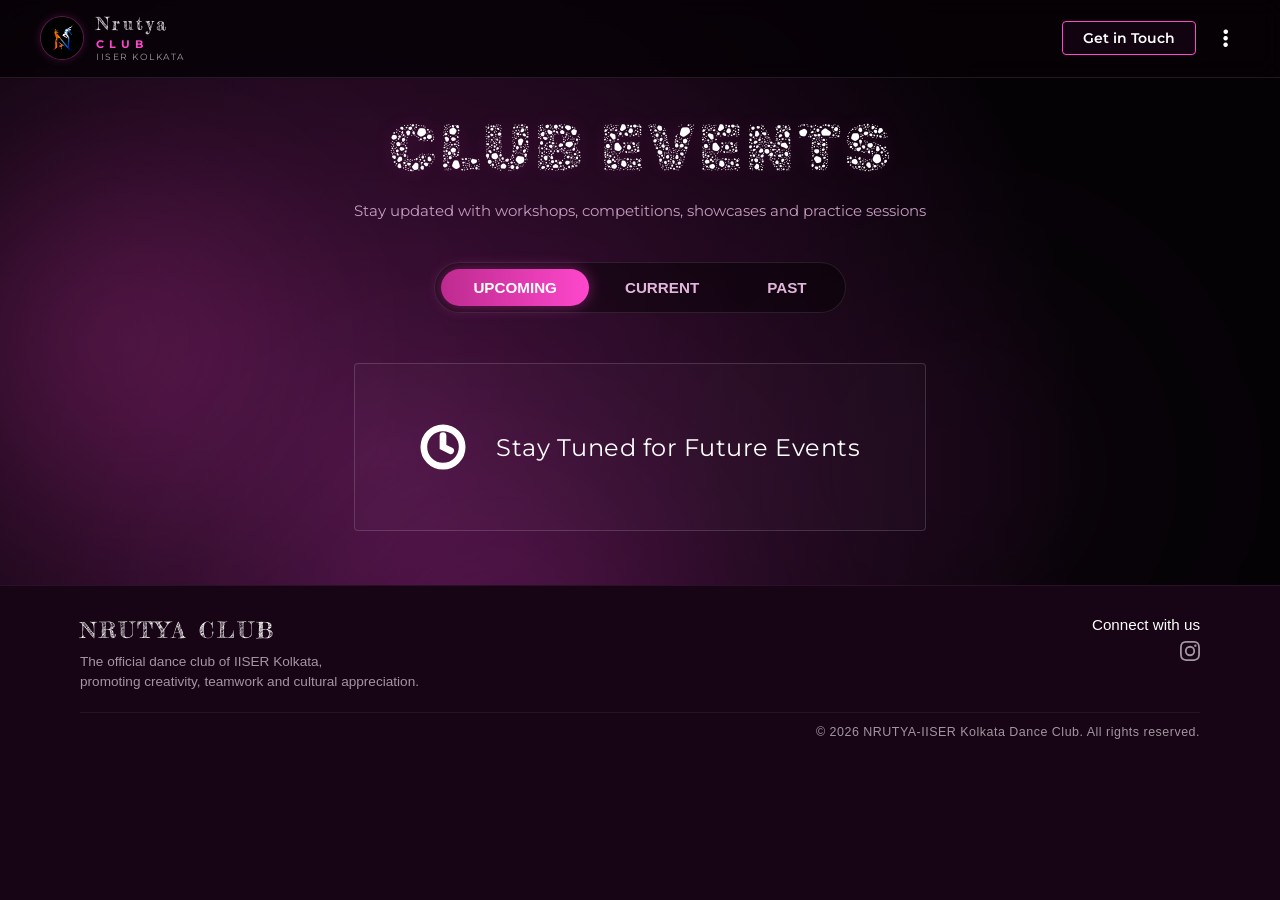
<file: frontend_root/pages/event.html>
<!DOCTYPE html>
<html lang="en">
<head>
    <meta charset="UTF-8">
    
    <meta name="viewport" content="width=device-width, initial-scale=1.0">
    <title>Club Events | Nrutya Club IISER Kolkata</title>
    <link rel="preconnect" href="https://fonts.googleapis.com">
    <link rel="preconnect" href="https://fonts.gstatic.com" crossorigin>
    <link href="https://fonts.googleapis.com/css2?family=Black+Ops+One&family=Fredericka+the+Great&family=Pacifico&display=swap" rel="stylesheet">
    <link rel="stylesheet" href="https://cdnjs.cloudflare.com/ajax/libs/font-awesome/6.4.0/css/all.min.css">
    
    <link rel="preconnect" href="https://fonts.googleapis.com">
    <link rel="preconnect" href="https://fonts.gstatic.com" crossorigin>
    <link href="https://fonts.googleapis.com/css2?family=Croissant+One&family=Patua+One&family=Rubik+Doodle+Triangles&family=Rubik+Microbe&display=swap" rel="stylesheet">

    <link rel="stylesheet" href="../style/header.css">
    <link rel="stylesheet" href="../style/footer.css">
    <link rel="stylesheet" href="../style/eventSty.css">
</head>
<body>
    
    <div class="smoke-bg-wrapper">
            <div class="smoke-cloud cloud-1"></div>
            <div class="smoke-cloud cloud-2"></div>
            <div class="smoke-cloud cloud-3"></div>
        </div>

        <header>
            <a href="../index.html" class="logo-area logo-link-full">
                <div class="logo-container">
                    <img src="../images/logo_fin.png" alt="Nrutya Club Logo" id="header-logo-target" onerror="this.style.display='none';">
                    <i class="fa-solid fa-gandhabba fallback-icon"></i> 
                </div>
                <div class="logo-text">
                    <h1>Nrutya</h1>
                    <p>CLUB</p>
                    <span>IISER KOLKATA</span>
                </div>
            </a>
            
            <nav>
                <div class="nav-right-wrapper">
                    <a href="../pages/contact.html" class="btn-get-in-touch">Get in Touch</a>
                    <div class="more-menu-dropdown">
                        <button class="menu-dots-btn" aria-label="Open Navigation Menu">
                            <i class="fa-solid fa-ellipsis-vertical"></i>
                        </button>
                        <ul class="dropdown-content">
                        <li><a href="../index.html"><i class="fa-solid fa-house"></i> Home</a></li>
                        <li><a href="../pages/event.html"class="active"><i class="fa-solid fa-wand-magic-sparkles"></i> Events</a></li>
                        <li><a href="../pages/calendar.html"><i class="fa-solid fa-calendar-days"></i> Event Calendar</a></li>
                        <li><a href="../pages/gallery.html"><i class="fa-solid fa-images"></i> Gallery</a></li>
                        <li><a href="../pages/performances.html"><i class="fa-solid fa-play"></i> Performances</a></li>
                        <li><a href="../pages/people.html"><i class="fa-solid fa-users"></i> People</a></li>
                        <li><a href="../pages/inventory.html" ><i class="fa-regular fa-box-open"></i> Inventory</a></li>
                        <li><a href="../pages/about.html"><i class="fa-solid fa-circle-info"></i> About us</a></li>
                        <li><a href="../pages/announcements.html"><i class="fa-solid fa-bullhorn"></i> Announcements</a></li>
                        <li><a href="../pages/achievements.html"><i class="fa-solid fa-trophy"></i> Achievements</a></li>
                        
                        </ul>
                    </div>
                </div>
            </nav>
        </header>

    <div class="events-container">
        <h2 class="events-page-title">CLUB EVENTS</h2>
        <p class="events-page-subtitle">Stay updated with workshops, competitions, showcases and practice sessions</p>

        <div class="tabs-pill-wrapper">
            <div class="tabs-flex-box">
                <div class="sliding-indicator-pill" id="indicatorSlider"></div>
                <button class="category-tab-btn active" data-index="0" onclick="triggerTabShift(this, 'upcoming')">UPCOMING</button>
                <button class="category-tab-btn" data-index="1" onclick="triggerTabShift(this, 'current')">CURRENT</button>
                <button class="category-tab-btn" data-index="2" onclick="triggerTabShift(this, 'past')">PAST</button>
            </div>
        </div>

        <div class="events-empty-view" id="emptyStateBox">
            <svg class="clock-svg-icon" id="clockIconSvg" viewBox="0 0 24 24">
                <circle cx="12" cy="12" r="10"/>
                <path d="M12 6v6l4 2"/>
            </svg>
            <p id="emptyStateText">Stay Tuned for Future Events</p>
        </div>

        <div class="events-vertical-grid" id="eventsVerticalGrid"></div>
    </div>

    <div class="pop-up-modal-backdrop" id="popupModalBackdrop">
        <div class="pop-up-modal-shell">
            <button class="pop-up-modal-dismiss-btn" onclick="dismissModalWindow()">&times;</button>
            
            <div class="pop-up-media-gallery-sidebar">
                <div class="popup-carousel-window" id="popupCarouselWindow"></div>

                <svg class="gallery-icon-svg" id="modalFallbackIcon" viewBox="0 0 24 24">
                    <rect x="3" y="3" width="18" height="18" rx="2" ry="2"/>
                    <circle cx="8.5" cy="8.5" r="1.5"/>
                    <polyline points="21 15 16 10 5 21"/>
                </svg>

                
            </div>

            <div class="pop-up-modal-content-details">
                <h3 class="pop-up-modal-headline" id="modalHeadline">Event Name</h3>
                
                <div class="pop-up-meta-parameters-card">
                    <div class="pop-up-meta-row">
                        <i class="fa-regular fa-calendar"></i>
                        <span id="modalMetaDate">Date slot info</span>
                    </div>
                    <div class="pop-up-meta-row">
                        <i class="fa-solid fa-location-dot"></i>
                        <span id="modalMetaVenue">Venue location string</span>
                    </div>
                </div>

                <div class="pop-up-segment-header">Event Details</div>
                <p class="pop-up-editorial-description" id="modalEditorialDesc">Full editorial text descriptions layout field block details context data blocks.</p>
                
                <div class="pop-up-action-buttons-grid">
                    <button class="pop-up-action-btn" id="whatsappShareBtn">
                        <i class="fa-brands fa-whatsapp" style="color: #25D366;"></i> Share on WhatsApp
                    </button>
                    <button class="pop-up-action-btn" id="remindMeBtn">
                        <i class="fa-regular fa-bell" style="color: var(--accent-magenta);"></i> Remind Me
                    </button>
                    <a href="https://docs.google.com" target="_blank" class="pop-up-action-btn" id="submitEntryBtn">
                        <i class="fa-solid fa-pen-to-square" style="color: #ff47cc;"></i> Submit Entry
                    </a>
                </div>
            </div>
        </div>
    </div>

    <footer class="nrutya-footer">
            <div class="footer-container">
                <div class="footer-top-row">
                    <div class="footer-info">
                        <h2 class="footer-title">Nrutya Club</h2>
                        <p class="footer-description">
                            The official dance club of IISER Kolkata,<br>
                            promoting creativity, teamwork and cultural appreciation.
                        </p>
                    </div>
                    <div class="footer-socials">
                        <span class="socials-label">Connect with us</span>
                        <div class="social-icons-footer">
                            <a href="https://www.instagram.com/nrutya_iiserk?igsh=MXBpNHg4eHZ2YzVzNQ==" target="_blank" rel="noopener noreferrer" aria-label="Instagram" class="social-icon-link">
                                <svg viewBox="0 0 24 24" fill="currentColor">
                                    <path d="M12 2.163c3.204 0 3.584.012 4.85.07 3.252.148 4.771 1.691 4.919 4.919.058 1.265.069 1.645.069 4.849 0 3.205-.012 3.584-.069 4.849-.149 3.225-1.664 4.771-4.919 4.919-1.266.058-1.644.07-4.85.07-3.204 0-3.584-.012-4.849-.07-3.26-.149-4.771-1.699-4.919-4.92-.058-1.265-.07-1.644-.07-4.849 0-3.204.013-3.583.07-4.849.149-3.227 1.664-4.771 4.919-4.919 1.266-.057 1.645-.069 4.849-.069zM12 0C8.741 0 8.333.014 7.053.072 2.695.272.273 2.69.073 7.051.014 8.333 0 8.741 0 12c0 3.259.014 3.668.072 4.948.2 4.358 2.618 6.78 6.98 6.98 1.281.058 1.689.072 4.948.072 3.259 0 3.668-.014 4.948-.072 4.354-.2 6.782-2.618 6.979-6.98.059-1.28.073-1.689.073-4.948 0-3.259-.014-3.667-.072-4.947-.196-4.354-2.617-6.78-6.979-6.98C15.668.014 15.259 0 12 0zm0 5.838a6.162 6.162 0 100 12.324 6.162 6.162 0 000-12.324zM12 16a4 4 0 110-8 4 4 0 010 8zm6.406-11.845a1.44 1.44 0 100 2.881 1.44 1.44 0 000-2.881z"/>
                                </svg>
                            </a>
                        </div>
                    </div>
                </div>
                <div class="footer-bottom-row">
                    <p class="footer-copyright">
                        &copy; 2026 NRUTYA-IISER Kolkata Dance Club. All rights reserved.
                    </p>
                </div>
            </div>
        </footer>

    <script src="../script/eventScr.js"></script>
</body>
</html>
</file>
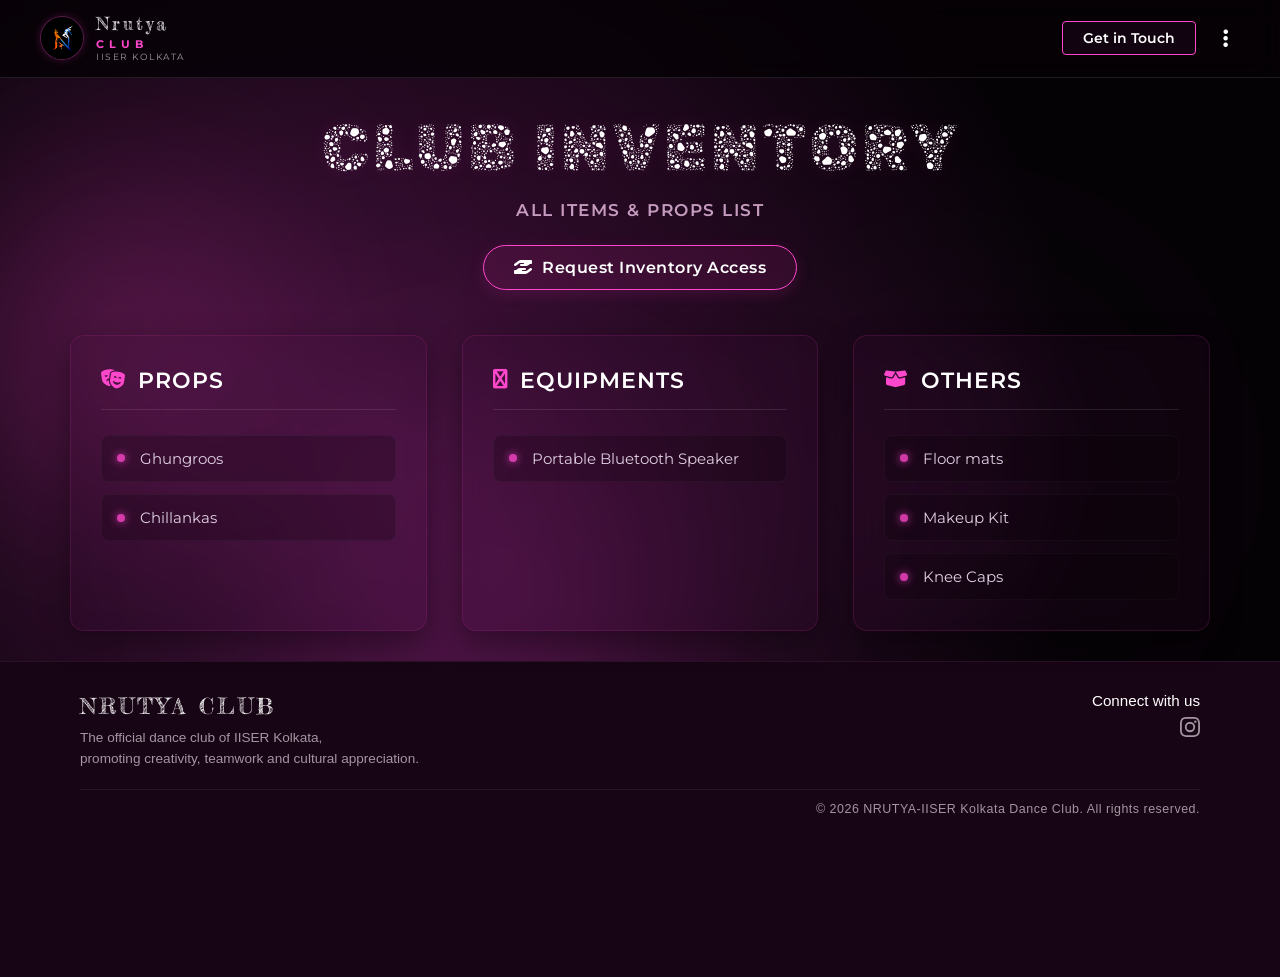
<file: frontend_root/pages/inventory.html>
<!DOCTYPE html>
<html lang="en">
<head>
    <meta charset="UTF-8">
    
    <meta name="viewport" content="width=device-width, initial-scale=1.0">
    <title>Club Inventory | Nrutya Club IISER Kolkata</title>
    <link rel="preconnect" href="https://fonts.googleapis.com">
    <link rel="preconnect" href="https://fonts.gstatic.com" crossorigin>
    <link href="https://fonts.googleapis.com/css2?family=Black+Ops+One&family=Fredericka+the+Great&family=Pacifico&display=swap" rel="stylesheet">
    <link rel="stylesheet" href="https://cdnjs.cloudflare.com/ajax/libs/font-awesome/6.4.0/css/all.min.css">
    
    <link rel="preconnect" href="https://fonts.googleapis.com">
    <link rel="preconnect" href="https://fonts.gstatic.com" crossorigin>
    <link href="https://fonts.googleapis.com/css2?family=Croissant+One&family=Patua+One&family=Rubik+Doodle+Triangles&family=Rubik+Microbe&display=swap" rel="stylesheet">

        <link rel="stylesheet" href="../style/header.css">
    <link rel="stylesheet" href="../style/footer.css">
    <link rel="stylesheet" href="../style/inventorySty.css">

</head>
<body>

    <div class="smoke-bg-wrapper">
        <div class="smoke-cloud cloud-1"></div>
        <div class="smoke-cloud cloud-2"></div>
        <div class="smoke-cloud cloud-3"></div>
    </div>

    <header>
            <a href="../index.html" class="logo-area logo-link-full">
                <div class="logo-container">
                    <img src="../images/logo_fin.png" alt="Nrutya Club Logo" id="header-logo-target" onerror="this.style.display='none';">
                    <i class="fa-solid fa-gandhabba fallback-icon"></i> 
                </div>
                <div class="logo-text">
                    <h1>Nrutya</h1>
                    <p>CLUB</p>
                    <span>IISER KOLKATA</span>
                </div>
            </a>
            
            <nav>
                <div class="nav-right-wrapper">
                    <a href="../pages/contact.html" class="btn-get-in-touch">Get in Touch</a>
                    <div class="more-menu-dropdown">
                        <button class="menu-dots-btn" aria-label="Open Navigation Menu">
                            <i class="fa-solid fa-ellipsis-vertical"></i>
                        </button>
                        <ul class="dropdown-content">
                            <li><a href="../index.html"><i class="fa-solid fa-house"></i> Home</a></li>
                        <li><a href="../pages/event.html"><i class="fa-solid fa-wand-magic-sparkles"></i> Events</a></li>
                        <li><a href="../pages/calendar.html"><i class="fa-solid fa-calendar-days"></i> Event Calendar</a></li>
                        <li><a href="../pages/gallery.html"><i class="fa-solid fa-images"></i> Gallery</a></li>
                        <li><a href="../pages/performances.html"><i class="fa-solid fa-play"></i> Performances</a></li>
                        <li><a href="../pages/people.html"><i class="fa-solid fa-users"></i> People</a></li>
                        <li><a href="../pages/inventory.html" class="active"><i class="fa-regular fa-box-open"></i> Inventory</a></li>
                        <li><a href="../pages/about.html"><i class="fa-solid fa-circle-info"></i> About us</a></li>
                        <li><a href="../pages/announcements.html"><i class="fa-solid fa-bullhorn"></i> Announcements</a></li>
                        <li><a href="../pages/achievements.html"><i class="fa-solid fa-trophy"></i> Achievements</a></li>
                        
                        </ul>
                    </div>
                </div>
            </nav>
        </header>

    <div class="inventory-container">
        <h2 class="inventory-page-title">CLUB INVENTORY</h2>
        <p class="inventory-page-subtitle">All Items & Props List</p>

        <!-- NEW: Prominent Request Button -->
        <div class="inventory-access-btn-wrapper">
            <a href="../pages/contact.html" class="btn-inventory-request">
                <i class="fa-solid fa-hand-holding-hand"></i> Request Inventory Access
            </a>
        </div>

        <div class="inventory-grid">
            
            <div class="inventory-category-card">
                <div class="category-header">
                    <i class="fa-solid fa-masks-theater"></i>
                    Props
                </div>
                <ul class="inventory-list">
                    <li class="inventory-item">
                        <span class="item-bullet"></span>
                        <span class="item-name">Ghungroos</span>
                    </li>
                    <li class="inventory-item">
                        <span class="item-bullet"></span>
                        <span class="item-name">Chillankas</span>
                    </li>
                    
                </ul>
            </div>

            <div class="inventory-category-card">
                <div class="category-header">
                    <i class="fa-solid fa-speaker-deck"></i>
                    Equipments
                </div>
                <ul class="inventory-list">
                    <li class="inventory-item">
                        <span class="item-bullet"></span>
                        <span class="item-name">Portable Bluetooth Speaker</span>
                    </li>
    
                </ul>
            </div>

            <div class="inventory-category-card">
                <div class="category-header">
                    <i class="fa-solid fa-box-open"></i>
                    Others
                </div>
                <ul class="inventory-list">
                    <li class="inventory-item">
                        <span class="item-bullet"></span>
                        <span class="item-name">Floor mats</span>
                    </li>
                    <li class="inventory-item">
                        <span class="item-bullet"></span>
                        <span class="item-name">Makeup Kit</span>
                    </li>
                    <li class="inventory-item">
                        <span class="item-bullet"></span>
                        <span class="item-name">Knee Caps</span>
                    </li>
                    
                </ul>
            </div>

        </div>
    </div>

    <footer class="nrutya-footer">
            <div class="footer-container">
                <div class="footer-top-row">
                    <div class="footer-info">
                        <h2 class="footer-title">Nrutya Club</h2>
                        <p class="footer-description">
                            The official dance club of IISER Kolkata,<br>
                            promoting creativity, teamwork and cultural appreciation.
                        </p>
                    </div>
                    <div class="footer-socials">
                        <span class="socials-label">Connect with us</span>
                        <div class="social-icons-footer">
                            <a href="https://www.instagram.com/nrutya_iiserk?igsh=MXBpNHg4eHZ2YzVzNQ==" target="_blank" rel="noopener noreferrer" aria-label="Instagram" class="social-icon-link">
                                <svg viewBox="0 0 24 24" fill="currentColor">
                                    <path d="M12 2.163c3.204 0 3.584.012 4.85.07 3.252.148 4.771 1.691 4.919 4.919.058 1.265.069 1.645.069 4.849 0 3.205-.012 3.584-.069 4.849-.149 3.225-1.664 4.771-4.919 4.919-1.266.058-1.644.07-4.85.07-3.204 0-3.584-.012-4.849-.07-3.26-.149-4.771-1.699-4.919-4.92-.058-1.265-.07-1.644-.07-4.849 0-3.204.013-3.583.07-4.849.149-3.227 1.664-4.771 4.919-4.919 1.266-.057 1.645-.069 4.849-.069zM12 0C8.741 0 8.333.014 7.053.072 2.695.272.273 2.69.073 7.051.014 8.333 0 8.741 0 12c0 3.259.014 3.668.072 4.948.2 4.358 2.618 6.78 6.98 6.98 1.281.058 1.689.072 4.948.072 3.259 0 3.668-.014 4.948-.072 4.354-.2 6.782-2.618 6.979-6.98.059-1.28.073-1.689.073-4.948 0-3.259-.014-3.667-.072-4.947-.196-4.354-2.617-6.78-6.979-6.98C15.668.014 15.259 0 12 0zm0 5.838a6.162 6.162 0 100 12.324 6.162 6.162 0 000-12.324zM12 16a4 4 0 110-8 4 4 0 010 8zm6.406-11.845a1.44 1.44 0 100 2.881 1.44 1.44 0 000-2.881z"/>
                                </svg>
                            </a>
                        </div>
                    </div>
                </div>
                <div class="footer-bottom-row">
                    <p class="footer-copyright">
                        &copy; 2026 NRUTYA-IISER Kolkata Dance Club. All rights reserved.
                    </p>
                </div>
            </div>
        </footer>

        <script src="../script/inventoryScr.js"></script>


</body>
</html>
</file>
<file: frontend_root/style/header.css>
@import url('https://fonts.googleapis.com/css2?family=Montserrat:wght@300;400;600;700&family=Rock+Salt&display=swap');

:root {
    --bg-dark: #050206;
    --magenta-glow: #bd2b8f;
    --purple-deep: #43103c;
    --navbar-bg: rgba(5, 2, 6, 0.8);
    --dropdown-bg: rgba(18, 8, 20, 0.95);
    --text-primary: #ffffff;
    --text-secondary: #e2b6db;
    --accent-magenta: #ff47cc;
    --border-line: rgba(255, 255, 255, 0.1);
}

* {
    margin: 0;
    padding: 0;
    box-sizing: border-box;
}

body {
    font-family: 'Montserrat', sans-serif;
    background-color: var(--bg-dark);
    color: var(--text-primary);
    min-height: 100vh;
    display: flex;
    flex-direction: column;
    position: relative;
    overflow-x: hidden;
}

/* --- AMBIENT SMOKE BACKGROUND EFFECTS --- */
.smoke-bg-wrapper {
    position: fixed;
    top: 0;
    left: 0;
    width: 100vw;
    height: 100vh;
    z-index: -1;
    overflow: hidden;
    background: radial-gradient(circle at 30% 50%, var(--purple-deep) 0%, var(--bg-dark) 70%);
}

.smoke-cloud {
    position: absolute;
    border-radius: 50%;
    filter: blur(80px);
    opacity: 0.35;
    mix-blend-mode: screen;
}

.cloud-1 {
    width: 500px;
    height: 500px;
    background: radial-gradient(circle, var(--magenta-glow) 0%, transparent 70%);
    top: 10%;
    left: -10%;
    animation: driftOne 22s infinite alternate ease-in-out;
}

.cloud-2 {
    width: 600px;
    height: 600px;
    background: radial-gradient(circle, #831a70 0%, transparent 70%);
    bottom: -5%;
    left: 15%;
    animation: driftTwo 28s infinite alternate ease-in-out;
}

.cloud-3 {
    width: 400px;
    height: 400px;
    background: radial-gradient(circle, var(--purple-deep) 0%, transparent 70%);
    top: 30%;
    right: 10%;
    opacity: 0.25;
    animation: driftOne 18s infinite alternate-reverse ease-in-out;
}

@keyframes driftOne {
    0% { transform: translate(0, 0) scale(1); }
    100% { transform: translate(80px, 40px) scale(1.15); }
}

@keyframes driftTwo {
    0% { transform: translate(0, 0) scale(1.2); opacity: 0.2; }
    100% { transform: translate(-60px, -50px) scale(0.9); opacity: 0.45; }
}

/* --- HEADER & NAVIGATION --- */
header {
    background: var(--navbar-bg);
    backdrop-filter: blur(12px);
    display: flex;
    justify-content: space-between;
    align-items: center;
    padding: 15px 40px;
    border-bottom: 1px solid var(--border-line);
    z-index: 1000;
}

.logo-area {
    display: flex;
    align-items: center;
    gap: 12px;
}

/* Removes default link styling and ensures smooth cursor interaction */
.logo-link,
.logo-link-full {
    text-decoration: none;
    color: inherit;
    cursor: pointer;
    display: flex; /* Keeps the internal items aligned if wrapping the whole area */
    align-items: center; 
}

.logo-container {
    width: 44px;
    height: 44px;
    border-radius: 50%;
    display: flex;
    justify-content: center;
    align-items: center;
    overflow: hidden;
    position: relative;
    background: rgba(255, 255, 255, 0.03);
    border: 1px solid rgba(255, 71, 204, 0.3);
    box-shadow: 0 0 10px rgba(255, 71, 204, 0.2);
}

.logo-container img {
    width: 100%;
    height: 100%;
    object-fit: contain;
    z-index: 2;
}

.fallback-icon {
    position: absolute;
    font-size: 1.2rem;
    color: var(--text-secondary);
    z-index: 1;
}

.logo-text h1 {
    font-family: "Fredericka the Great", serif;
  font-weight: 400;
  font-style: normal;
    font-size: 1.1rem;
    letter-spacing: 3px;
    line-height: 1;
    color: var(--text-primary);
}

.logo-text p {
    font-size: 0.7rem;
    letter-spacing: 5px;
    color: var(--accent-magenta);
    font-weight: 700;
    margin-top: 4px;
}

.logo-text span {
    font-size: 0.55rem;
    letter-spacing: 1.5px;
    opacity: 0.6;
    display: block;
}

.nav-right-wrapper {
    display: flex;
    align-items: center;
    gap: 15px;
}

.btn-get-in-touch {
    border: 1px solid var(--accent-magenta);
    padding: 8px 20px;
    border-radius: 4px;
    color: var(--text-primary);
    text-decoration: none;
    font-size: 0.85rem;
    font-weight: 600;
    background: rgba(255, 71, 204, 0.05);
    transition: all 0.3s ease;
}

.btn-get-in-touch:hover {
    background: var(--accent-magenta);
    box-shadow: 0 0 15px var(--accent-magenta);
    color: var(--bg-dark);
}

/* --- DROPDOWN NAVIGATION MENU --- */
.more-menu-dropdown {
    position: relative;
    display: inline-block;
}

.menu-dots-btn {
    background: none;
    border: none;
    color: var(--text-primary);
    font-size: 1.3rem;
    cursor: pointer;
    padding: 8px 12px;
    display: flex;
    align-items: center;
    transition: color 0.3s ease, transform 0.2s ease;
}

.more-menu-dropdown:hover .menu-dots-btn {
    color: var(--accent-magenta);
    transform: scale(1.1);
}

.dropdown-content {
    display: none;
    position: absolute;
    right: 0;
    top: 100%;
    background: var(--dropdown-bg);
    backdrop-filter: blur(16px);
    min-width: 230px;
    box-shadow: 0 10px 30px rgba(0,0,0,0.7), inset 0 0 1px rgba(255,255,255,0.2);
    border-radius: 6px;
    border: 1px solid var(--border-line);
    list-style: none;
    padding: 10px 0;
    margin-top: 5px;
}

.more-menu-dropdown:hover .dropdown-content {
    display: block;
    animation: menuFadeIn 0.25s ease-out forwards;
}

@keyframes menuFadeIn {
    from { opacity: 0; transform: translateY(8px); }
    to { opacity: 1; transform: translateY(0); }
}

.dropdown-content li a {
    color: var(--text-secondary);
    padding: 10px 20px;
    text-decoration: none;
    display: flex;
    align-items: center;
    gap: 12px;
    font-size: 0.85rem;
    font-weight: 600;
    transition: all 0.2s ease;
}

.dropdown-content li a i {
    width: 16px;
    font-size: 0.9rem;
    opacity: 0.7;
    transition: color 0.2s ease;
}

.dropdown-content li a:hover, .dropdown-content li a.active {
    background: rgba(255, 71, 204, 0.1);
    color: var(--text-primary);
    padding-left: 24px;
}

.dropdown-content li a:hover i, .dropdown-content li a.active i {
    color: var(--accent-magenta);
    opacity: 1;
}
@media screen and (max-width: 1024px) {
     .header { padding: 15px 25px; }
}
@media screen and (max-width: 480px) {
     header { padding: 10px 15px; }
            .logo-text h1 { font-size: 0.95rem; }
            .logo-text p { font-size: 0.65rem; letter-spacing: 3px; }
            .btn-get-in-touch { padding: 6px 12px; font-size: 0.75rem; }
            .dropdown-content { position: fixed; left: 15px; right: 15px; width: calc(100vw - 30px); }
}
</file>
<file: frontend_root/style/footer.css>
@import url('https://fonts.googleapis.com/css2?family=Montserrat:wght@300;400;600;700&family=Rock+Salt&display=swap');

:root {
    --bg-dark: #050206;
    --magenta-glow: #bd2b8f;
    --purple-deep: #43103c;
    --navbar-bg: rgba(5, 2, 6, 0.8);
    --dropdown-bg: rgba(18, 8, 20, 0.95);
    --text-primary: #ffffff;
    --text-secondary: #e2b6db;
    --accent-magenta: #ff47cc;
    --border-line: rgba(255, 255, 255, 0.1);
}

* {
    margin: 0;
    padding: 0;
    box-sizing: border-box;
}

body {
    font-family: 'Montserrat', sans-serif;
    background-color: var(--bg-dark);
    color: var(--text-primary);
    min-height: 100vh;
    display: flex;
    flex-direction: column;
    position: relative;
    overflow-x: hidden;
}

/* --- AMBIENT SMOKE BACKGROUND EFFECTS --- */
.smoke-bg-wrapper {
    position: fixed;
    top: 0;
    left: 0;
    width: 100vw;
    height: 100vh;
    z-index: -1;
    overflow: hidden;
    background: radial-gradient(circle at 30% 50%, var(--purple-deep) 0%, var(--bg-dark) 70%);
}

.smoke-cloud {
    position: absolute;
    border-radius: 50%;
    filter: blur(80px);
    opacity: 0.35;
    mix-blend-mode: screen;
}

.cloud-1 {
    width: 500px;
    height: 500px;
    background: radial-gradient(circle, var(--magenta-glow) 0%, transparent 70%);
    top: 10%;
    left: -10%;
    animation: driftOne 22s infinite alternate ease-in-out;
}

.cloud-2 {
    width: 600px;
    height: 600px;
    background: radial-gradient(circle, #831a70 0%, transparent 70%);
    bottom: -5%;
    left: 15%;
    animation: driftTwo 28s infinite alternate ease-in-out;
}

.cloud-3 {
    width: 400px;
    height: 400px;
    background: radial-gradient(circle, var(--purple-deep) 0%, transparent 70%);
    top: 30%;
    right: 10%;
    opacity: 0.25;
    animation: driftOne 18s infinite alternate-reverse ease-in-out;
}

@keyframes driftOne {
    0% { transform: translate(0, 0) scale(1); }
    100% { transform: translate(80px, 40px) scale(1.15); }
}

@keyframes driftTwo {
    0% { transform: translate(0, 0) scale(1.2); opacity: 0.2; }
    100% { transform: translate(-60px, -50px) scale(0.9); opacity: 0.45; }
}

.nrutya-footer {
  --bg-color: #170414;        
  --text-main: #ffffff;       
  --text-muted: #a395a1;      
  --accent-pink: #ff2a85;     
  --border-color: #2b1127;    
  
  background-color: var(--bg-color);
  color: var(--text-main);
  font-family: -apple-system, BlinkMacSystemFont, "Segoe UI", Roboto, sans-serif;
  padding: 30px 0 15px 0; /* Reduced padding to make footer overall smaller */
  border-top: 1px solid var(--border-color);
  width: 100%;
  box-sizing: border-box;
}

.nrutya-footer * {
  box-sizing: border-box;
  margin: 0;
  padding: 0;
}

.footer-container {
  width: 100%;
  max-width: 1200px;
  margin: 0 auto;
  padding: 0 40px;
}

.footer-top-row {
  display: flex;
  justify-content: space-between;
  align-items: flex-start;
  padding-bottom: 20px; /* Reduced gap between info and copyright line */
}

.footer-info {
  flex: 1;
  max-width: 600px;
}

.footer-title {
  font-family: "Fredericka the Great", serif;
  font-weight: 400;
  font-style: normal;
  font-size: 1.4rem; /* Scaled down header size */
  letter-spacing: 3px;
  margin-bottom: 8px;
  text-transform: uppercase;
}

.footer-description {
  font-size: 0.85rem; /* Made text description slightly smaller */
  line-height: 1.5;
  color: var(--text-muted);
}

.footer-socials {
  display: flex;
  flex-direction: column;
  align-items: flex-end;
}

.socials-label {
  font-size: 0.95rem; /* Slightly tighter text sizing */
  color: var(--text-main);
  margin-bottom: 8px;
  font-weight: 500;
}

.social-icons {
   display: flex;
  gap: 16px;
}

.social-icon-link {
  color: var(--text-muted);
  width: 20px; /* Snugger icon layout dimensions */
  height: 20px;
  transition: color 0.2s ease, transform 0.2s ease;
  display: inline-block;
}

.social-icon-link:hover {
  color: var(--accent-magenta);
  transform: scale(1.25);
 filter: drop-shadow(0 0 8px var(--accent-magenta));
}

/* Brought copyright statement upside by tightening border padding */
.footer-bottom-row {
  border-top: 1px solid var(--border-color);
  padding-top: 12px; 
  display: flex;
  justify-content: flex-end;
  padding-bottom: 13%; 
}

.footer-copyright {
  font-size: 0.78rem; /* Clean, compact disclaimer layout sizing */
  color: var(--text-muted);
  letter-spacing: 0.5px;
  text-align: right;
}
@media screen and (max-width: 768px) {
     .nrutya-footer { padding: 25px 0 15px 0; }
            .footer-container { padding: 0 24px; }
            .footer-top-row { flex-direction: column; gap: 20px; align-items: flex-start; }
            .footer-socials { align-items: flex-start; }
            .footer-bottom-row { justify-content: center; }
            .footer-copyright { text-align: center; }
        }
</file>
<file: frontend_root/style/aboutSty.css>
@import url('https://fonts.googleapis.com/css2?family=Montserrat:wght@300;400;600;700&family=Rock+Salt&display=swap');

    :root {
        --bg-dark: #050206;
        --magenta-glow: #bd2b8f;
        --purple-deep: #43103c;
        --navbar-bg: rgba(5, 2, 6, 0.8);
        --dropdown-bg: rgba(18, 8, 20, 0.95);
        --text-primary: #ffffff;
        --text-secondary: #e2b6db;
        --accent-magenta: #ff47cc;
        --border-line: rgba(255, 255, 255, 0.1);
    }

    * {
        margin: 0;
        padding: 0;
        box-sizing: border-box;
    }

    body {
        font-family: 'Montserrat', sans-serif;
        background-color: var(--bg-dark);
        color: var(--text-primary);
        min-height: 100vh;
        display: flex;
        flex-direction: column;
        position: relative;
        overflow-x: hidden;
    }

    /* --- AMBIENT SMOKE BACKGROUND EFFECTS --- */
    .smoke-bg-wrapper {
        position: fixed;
        top: 0;
        left: 0;
        width: 100vw;
        height: 100vh;
        z-index: -1;
        overflow: hidden;
        background: radial-gradient(circle at 30% 50%, var(--purple-deep) 0%, var(--bg-dark) 70%);
    }

    .smoke-cloud {
        position: absolute;
        border-radius: 50%;
        filter: blur(80px);
        opacity: 0.35;
        mix-blend-mode: screen;
    }

    .cloud-1 {
        width: 500px;
        height: 500px;
        background: radial-gradient(circle, var(--magenta-glow) 0%, transparent 70%);
        top: 10%;
        left: -10%;
        animation: driftOne 22s infinite alternate ease-in-out;
    }

    .cloud-2 {
        width: 600px;
        height: 600px;
        background: radial-gradient(circle, #831a70 0%, transparent 70%);
        bottom: -5%;
        left: 15%;
        animation: driftTwo 28s infinite alternate ease-in-out;
    }

    .cloud-3 {
        width: 400px;
        height: 400px;
        background: radial-gradient(circle, var(--purple-deep) 0%, transparent 70%);
        top: 30%;
        right: 10%;
        opacity: 0.25;
        animation: driftOne 18s infinite alternate-reverse ease-in-out;
    }

    @keyframes driftOne {
        0% { transform: translate(0, 0) scale(1); }
        100% { transform: translate(80px, 40px) scale(1.15); }
    }

    @keyframes driftTwo {
        0% { transform: translate(0, 0) scale(1.2); opacity: 0.2; }
        100% { transform: translate(-60px, -50px) scale(0.9); opacity: 0.45; }
    }

    

    /* --- ADDED: ABOUT US SECTION STYLES --- */
    .about-us-container {
        flex-grow: 1; /* Pushes footer to the bottom */
        width: 100%;
        max-width: 900px;
        margin: 60px auto;
        padding: 40px;
        background: rgba(18, 8, 20, 0.6);
        border: 1px solid var(--border-line);
        border-radius: 12px;
        backdrop-filter: blur(10px);
        z-index: 10;
        box-shadow: 0 15px 40px rgba(0, 0, 0, 0.5);
    }

    .about-title {
        font-family: "Rubik Microbe", system-ui;
        font-weight: 400;
        font-style: normal;
        font-size: 3.5rem;
        text-align: center;
        margin-bottom: 30px;
        letter-spacing: 4px;
    }

    .about-content {
        font-size: 1.05rem;
        line-height: 1.8;
        color: var(--text-primary);
        margin-bottom: 40px;
        text-align: justify;
    }

    .about-content p {
        margin-bottom: 20px;
    }

    .about-email {
        font-size: 1.2rem;
        font-weight: 600;
        color: var(--text-secondary);
        text-align: center;
        padding-top: 20px;
        border-top: 1px solid var(--border-line);
    }

    .about-email a {
        color: var(--accent-magenta);
        text-decoration: none;
        transition: all 0.3s ease;
        margin-left: 10px;
    }

    .about-email a:hover {
        color: var(--text-primary);
        text-shadow: 0 0 12px var(--accent-magenta);
    }
    

    @media (max-width: 768px) {
      .nrutya-footer {
        padding: 25px 0 15px 0;
      }
      
      .footer-container {
        padding: 0 24px;
      }
      
      .footer-top-row {
        flex-direction: column;
        gap: 20px;
        align-items: flex-start;
        padding-bottom: 20px;
      }
      
      .footer-socials {
        align-items: flex-start;
      }
      
      .footer-bottom-row {
        justify-content: center;
      }
      
      .footer-copyright {
        text-align: center;
      }
    }
</file>
<file: frontend_root/style/achievementsSty.css>
@import url('https://fonts.googleapis.com/css2?family=Montserrat:wght@300;400;600;700&family=Rock+Salt&display=swap');

        :root {
            --bg-dark: #050206;
            --magenta-glow: #bd2b8f;
            --purple-deep: #43103c;
            --navbar-bg: rgba(5, 2, 6, 0.8);
            --dropdown-bg: rgba(18, 8, 20, 0.95);
            --text-primary: #ffffff;
            --text-secondary: #e2b6db;
            --accent-magenta: #ff47cc;
            --border-line: rgba(255, 255, 255, 0.1);
        }

        * {
            margin: 0;
            padding: 0;
            box-sizing: border-box;
        }

        body {
            font-family: 'Montserrat', sans-serif;
            background-color: var(--bg-dark);
            color: var(--text-primary);
            min-height: 100vh;
            display: flex;
            flex-direction: column;
            position: relative;
            overflow-x: hidden;
        }

        /* --- AMBIENT SMOKE BACKGROUND EFFECTS --- */
        .smoke-bg-wrapper {
            position: fixed;
            top: 0;
            left: 0;
            width: 100vw;
            height: 100vh;
            z-index: -1;
            overflow: hidden;
            background: radial-gradient(circle at 30% 50%, var(--purple-deep) 0%, var(--bg-dark) 70%);
        }

        .smoke-cloud {
            position: absolute;
            border-radius: 50%;
            filter: blur(80px);
            opacity: 0.35;
            mix-blend-mode: screen;
        }

        .cloud-1 {
            width: 500px;
            height: 500px;
            background: radial-gradient(circle, var(--magenta-glow) 0%, transparent 70%);
            top: 10%;
            left: -10%;
            animation: driftOne 22s infinite alternate ease-in-out;
        }

        .cloud-2 {
            width: 600px;
            height: 600px;
            background: radial-gradient(circle, #831a70 0%, transparent 70%);
            bottom: -5%;
            left: 15%;
            animation: driftTwo 28s infinite alternate ease-in-out;
        }

        .cloud-3 {
            width: 400px;
            height: 400px;
            background: radial-gradient(circle, var(--purple-deep) 0%, transparent 70%);
            top: 30%;
            right: 10%;
            opacity: 0.25;
            animation: driftOne 18s infinite alternate-reverse ease-in-out;
        }

        @keyframes driftOne {
            0% { transform: translate(0, 0) scale(1); }
            100% { transform: translate(80px, 40px) scale(1.15); }
        }

        @keyframes driftTwo {
            0% { transform: translate(0, 0) scale(1.2); opacity: 0.2; }
            100% { transform: translate(-60px, -50px) scale(0.9); opacity: 0.45; }
        }

        

        /* --- ACHIEVEMENTS MAIN LAYOUT SECTION --- */
        .achievements-section {
            flex: 1;
            padding: 30px 40px;
            max-width: 1240px;
            width: 100%;
            margin: 0 auto;
            z-index: 10;
        }

        .achievements-header {
            text-align: center;
            margin-bottom: 50px;
        }

        .achievements-header h2 {
            font-family: "Rubik Microbe", system-ui;
            font-weight: 350;
            font-style: normal;
            font-size: 4em;
            letter-spacing: 4px;
            color: var(--text-primary);
            text-transform: uppercase;
            margin-bottom: 10px;
            text-shadow: 0 0 20px rgba(255, 71, 204, 0.4);
        }

        .achievements-header p {
            font-size: 1rem;
            font-style: italic;
            color: var(--text-secondary);
            letter-spacing: 1.5px;
        }

        /* Responsive Grid Configuration */
        .achievements-grid {
            display: grid;
            grid-template-columns: repeat(auto-fit, minmax(320px, 1fr));
            gap: 35px;
            justify-content: center;
        }

        /* Card Styling matching achieve_layout.jpeg layout structures */
        .achievement-card {
            background: rgba(23, 4, 20, 0.6);
            border: 1px solid var(--border-line);
            border-radius: 12px;
            overflow: hidden;
            display: flex;
            flex-direction: column;
            transition: transform 0.4s cubic-bezier(0.165, 0.84, 0.44, 1), box-shadow 0.4s ease, border-color 0.4s ease;
            backdrop-filter: blur(10px);
        }

        .achievement-card:hover {
            transform: translateY(-8px);
            border-color: rgba(255, 71, 204, 0.5);
            box-shadow: 0 12px 30px rgba(189, 43, 143, 0.25);
        }

        /* Automatic slideshow aspect container */
        .card-image-slider {
            position: relative;
            width: 100%;
            height: 240px;
            overflow: hidden;
            background-color: rgba(0, 0, 0, 0.3);
            border-bottom: 1px solid var(--border-line);
        }

        .card-image-slider img {
            position: absolute;
            top: 0;
            left: 0;
            width: 100%;
            height: 100%;
            object-fit: cover;
            opacity: 0;
            transition: opacity 1s ease-in-out;
            z-index: 1;
        }

        .card-image-slider img.active {
            opacity: 1;
            z-index: 2;
        }

        /* Text Content container layout specifications */
        .card-content {
            padding: 25px;
            display: flex;
            flex-direction: column;
            flex-grow: 1;
        }

        .card-content h3 {
            font-size: 1.35rem;
            font-weight: 700;
            color: var(--text-primary);
            margin-bottom: 15px;
            letter-spacing: 0.5px;
            line-height: 1.3;
            border-left: 3px solid var(--accent-magenta);
            padding-left: 10px;
        }

        /* Adaptive Details component (Supports lists, items, paragraphs, icons/emojis inline smoothly) */
        .card-details {
            font-size: 0.92rem;
            line-height: 1.6;
            color: var(--text-secondary);
            flex-grow: 1;
        }

        .card-details p {
            margin-bottom: 12px;
        }

        .card-details p:last-child {
            margin-bottom: 0;
        }

        /* Standardized styles when bullets/pointers are structuralized */
        .card-details ul, .card-details ol {
            padding-left: 20px;
            margin-top: 8px;
            margin-bottom: 8px;
            list-style-type: none; /* Let icons or simple adjustments override */
        }

        .card-details ul li {
            position: relative;
            margin-bottom: 8px;
            padding-left: 5px;
        }
        
        /* Clean default pointer if raw lists are rendered */
        .card-details ul:not(.custom-icons-list) li::before {
            content: "•";
            color: var(--accent-magenta);
            font-weight: bold;
            display: inline-block; 
            width: 1em;
            margin-left: -1em;
        }

        .card-details i {
            color: var(--accent-magenta);
            margin: 0 4px;
        }

        /* --- FOOTER STRUCTURE --- */
        .nrutya-footer {
            --bg-color: #170414;        
            --text-main: #ffffff;       
            --text-muted: #a395a1;      
            --accent-pink: #ff2a85;     
            --border-color: #2b1127;    
            
            background-color: var(--bg-color);
            color: var(--text-main);
            font-family: -apple-system, BlinkMacSystemFont, "Segoe UI", Roboto, sans-serif;
            padding: 30px 0 15px 0;
            border-top: 1px solid var(--border-color);
            width: 100%;
            box-sizing: border-box;
            margin-top: auto; /* Pushes footer neatly to bottom layout */
        }


        /* --- RESPONSIVE MEDIA QUERIES --- */
        @media (max-width: 992px) {
            .achievements-header h2 {
                font-size: 2.5rem;
            }
        }

        @media (max-width: 768px) {
            header {
                padding: 15px 20px;
            }
            .achievements-section {
                padding: 40px 20px;
            }
            .achievements-header h2 {
                font-size: 2.1rem;
            }
            .achievements-grid {
                grid-template-columns: 1fr;
                gap: 25px;
            }
            .nrutya-footer {
                padding: 25px 0 15px 0;
            }
            .footer-container {
                padding: 0 24px;
            }
            .footer-top-row {
                flex-direction: column;
                gap: 20px;
                align-items: flex-start;
                padding-bottom: 20px;
            }
            .footer-socials {
                align-items: flex-start;
            }
            .footer-bottom-row {
                justify-content: center;
            }
            .footer-copyright {
                text-align: center;
            }
        }
</file>
<file: frontend_root/style/anouncementsSty.css>
@import url('https://fonts.googleapis.com/css2?family=Montserrat:wght@300;400;600;700&family=Rock+Salt&display=swap');

        :root {
            --bg-dark: #050206;
            --magenta-glow: #bd2b8f;
            --purple-deep: #43103c;
            --navbar-bg: rgba(5, 2, 6, 0.8);
            --dropdown-bg: rgba(18, 8, 20, 0.95);
            --text-primary: #ffffff;
            --text-secondary: #e2b6db;
            --accent-magenta: #ff47cc;
            --border-line: rgba(255, 255, 255, 0.1);
        }

        * {
            margin: 0;
            padding: 0;
            box-sizing: border-box;
        }

        body {
            font-family: 'Montserrat', sans-serif;
            background-color: var(--bg-dark);
            color: var(--text-primary);
            min-height: 100vh;
            display: flex;
            flex-direction: column;
            position: relative;
            overflow-x: hidden;
        }

        /* --- AMBIENT SMOKE BACKGROUND EFFECTS --- */
        .smoke-bg-wrapper {
            position: fixed;
            top: 0;
            left: 0;
            width: 100vw;
            height: 100vh;
            z-index: -1;
            overflow: hidden;
            background: radial-gradient(circle at 30% 50%, var(--purple-deep) 0%, var(--bg-dark) 70%);
        }

        .smoke-cloud {
            position: absolute;
            border-radius: 50%;
            filter: blur(80px);
            opacity: 0.35;
            mix-blend-mode: screen;
        }

        .cloud-1 {
            width: 500px;
            height: 500px;
            background: radial-gradient(circle, var(--magenta-glow) 0%, transparent 70%);
            top: 10%;
            left: -10%;
            animation: driftOne 22s infinite alternate ease-in-out;
        }

        .cloud-2 {
            width: 600px;
            height: 600px;
            background: radial-gradient(circle, #831a70 0%, transparent 70%);
            bottom: -5%;
            left: 15%;
            animation: driftTwo 28s infinite alternate ease-in-out;
        }

        .cloud-3 {
            width: 400px;
            height: 400px;
            background: radial-gradient(circle, var(--purple-deep) 0%, transparent 70%);
            top: 30%;
            right: 10%;
            opacity: 0.25;
            animation: driftOne 18s infinite alternate-reverse ease-in-out;
        }

        @keyframes driftOne {
            0% { transform: translate(0, 0) scale(1); }
            100% { transform: translate(80px, 40px) scale(1.15); }
        }

        @keyframes driftTwo {
            0% { transform: translate(0, 0) scale(1.2); opacity: 0.2; }
            100% { transform: translate(-60px, -50px) scale(0.9); opacity: 0.45; }
        }

        

        /* --- ANNOUNCEMENTS MAIN SECTION --- */
        .announcements-main {
            flex: 1;
            width: 100%;
            max-width: 1000px;
            margin: 0 auto;
            padding: 30px 40px 80px;
            display: flex;
            flex-direction: column;
            gap: 40px;
        }

        .page-header {
            text-align: center;
            margin-bottom: 20px;
        }

        .page-header h2 {
            font-family: "Rubik Microbe", system-ui;
            font-weight: 400;
            font-style: normal;
            font-size: 4.5rem;
            letter-spacing: 2px;
            color: var(--text-primary);
            text-shadow: 0 0 15px rgba(255, 71, 204, 0.4);
        }

        .page-header p {
            color: var(--text-secondary);
            font-size: 0.95rem;
            margin-top: 10px;
        }

        .announcement-list {
            display: flex;
            flex-direction: column;
            gap: 25px;
        }

        .announcement-card {
            background: rgba(255, 255, 255, 0.03);
            border: 1px solid var(--border-line);
            border-left: 4px solid var(--accent-magenta);
            border-radius: 8px;
            padding: 30px;
            backdrop-filter: blur(10px);
            transition: all 0.3s ease;
            position: relative;
            overflow: hidden;
        }

        .announcement-card::before {
            content: '';
            position: absolute;
            top: 0;
            left: 0;
            width: 100%;
            height: 100%;
            background: linear-gradient(90deg, rgba(255, 71, 204, 0.05) 0%, transparent 100%);
            opacity: 0;
            transition: opacity 0.3s ease;
            pointer-events: none;
        }

        .announcement-card:hover {
            transform: translateX(10px);
            box-shadow: 0 10px 30px rgba(0, 0, 0, 0.5), 0 0 15px rgba(255, 71, 204, 0.15);
            background: rgba(255, 255, 255, 0.06);
            border-color: rgba(255, 71, 204, 0.4);
        }

        .announcement-card:hover::before {
            opacity: 1;
        }

        .card-meta {
            display: flex;
            justify-content: space-between;
            align-items: center;
            margin-bottom: 15px;
            font-size: 0.8rem;
        }

        .meta-date {
            color: var(--accent-magenta);
            font-weight: 700;
            letter-spacing: 1px;
            display: flex;
            align-items: center;
            gap: 8px;
        }

        .meta-badge {
            background: var(--accent-magenta);
            color: var(--bg-dark);
            padding: 3px 10px;
            border-radius: 20px;
            font-weight: 700;
            font-size: 0.7rem;
            text-transform: uppercase;
            letter-spacing: 1px;
            box-shadow: 0 0 10px var(--accent-magenta);
        }

        .no-announcements-message {
    background: rgba(255, 255, 255, 0.03); 
    border: 1px solid var(--border-line);
    border-radius: 8px;
    padding: 80px 20px; /* Spacious padding for desktop */
    text-align: center;
    font-size: 1.5rem; /* Standard desktop font size */
    color: var(--text-primary);
    backdrop-filter: blur(10px);
    width: 100%;
    margin-top: 20px;
    font-weight: 400;
    box-sizing: border-box; /* Ensures padding doesn't break the width */
}

/* --- RESPONSIVENESS FOR EMPTY STATE (Mobile / Tablet) --- */
@media (max-width: 768px) {
    .no-announcements-message {
        padding: 50px 15px; /* Reduces the vertical height on smaller screens */
        font-size: 1.2rem;  /* Scales down the text to fit better */
        margin-top: 15px;
    }
}

        .announcement-card h3 {
            font-size: 1.4rem;
            margin-bottom: 12px;
            color: var(--text-primary);
        }

        .announcement-card p {
            color: var(--text-secondary);
            font-size: 0.95rem;
            line-height: 1.6;
            margin-bottom: 20px;
        }

        .read-more-btn {
            display: inline-flex;
            align-items: center;
            gap: 8px;
            color: var(--text-primary);
            text-decoration: none;
            font-size: 0.85rem;
            font-weight: 600;
            transition: color 0.3s ease;
        }

        .read-more-btn i {
            transition: transform 0.3s ease;
            color: var(--accent-magenta);
        }

        .read-more-btn:hover {
            color: var(--accent-magenta);
        }

        .read-more-btn:hover i {
            transform: translateX(5px);
        }


        @media (max-width: 768px) {
            header, .announcements-main { padding-left: 20px; padding-right: 20px; }
            .nrutya-footer { padding: 25px 0 15px 0; }
            .footer-container { padding: 0 24px; }
            .footer-top-row {
                flex-direction: column;
                gap: 20px;
                align-items: flex-start;
                padding-bottom: 20px;
            }
            .footer-socials { align-items: flex-start; }
            .footer-bottom-row { justify-content: center; }
            .footer-copyright { text-align: center; }
            .page-header h2 { font-size: 2rem; }
        }
        /* --- EMPTY STATE MESSAGE (Desktop / Default) --- */
</file>
<file: frontend_root/style/contactSty.css>
@import url('https://fonts.googleapis.com/css2?family=Montserrat:wght@300;400;600;700&family=Rock+Salt&display=swap');

        :root {
            --bg-dark: #050206;
            --magenta-glow: #bd2b8f;
            --purple-deep: #43103c;
            --navbar-bg: rgba(5, 2, 6, 0.8);
            --dropdown-bg: rgba(18, 8, 20, 0.95);
            --text-primary: #ffffff;
            --text-secondary: #e2b6db;
            --accent-magenta: #ff47cc;
            --border-line: rgba(255, 255, 255, 0.1);
            --input-focus: rgba(255, 71, 204, 0.3);
        }

        * {
            margin: 0;
            padding: 0;
            box-sizing: border-box;
        }

        body {
            font-family: 'Montserrat', sans-serif;
            background-color: var(--bg-dark);
            color: var(--text-primary);
            min-height: 100vh;
            display: flex;
            flex-direction: column;
            position: relative;
            overflow-x: hidden;
        }

        /* --- AMBIENT SMOKE BACKGROUND EFFECTS --- */
        .smoke-bg-wrapper {
            position: fixed;
            top: 0;
            left: 0;
            width: 100vw;
            height: 100vh;
            z-index: -1;
            overflow: hidden;
            background: radial-gradient(circle at 30% 50%, var(--purple-deep) 0%, var(--bg-dark) 70%);
        }

        .smoke-cloud {
            position: absolute;
            border-radius: 50%;
            filter: blur(80px);
            opacity: 0.35;
            mix-blend-mode: screen;
        }

        .cloud-1 {
            width: 500px;
            height: 500px;
            background: radial-gradient(circle, var(--magenta-glow) 0%, transparent 70%);
            top: 10%;
            left: -10%;
            animation: driftOne 22s infinite alternate ease-in-out;
        }

        .cloud-2 {
            width: 600px;
            height: 600px;
            background: radial-gradient(circle, #831a70 0%, transparent 70%);
            bottom: -5%;
            left: 15%;
            animation: driftTwo 28s infinite alternate ease-in-out;
        }

        .cloud-3 {
            width: 400px;
            height: 400px;
            background: radial-gradient(circle, var(--purple-deep) 0%, transparent 70%);
            top: 30%;
            right: 10%;
            opacity: 0.25;
            animation: driftOne 18s infinite alternate-reverse ease-in-out;
        }

        @keyframes driftOne {
            0% { transform: translate(0, 0) scale(1); }
            100% { transform: translate(80px, 40px) scale(1.15); }
        }

        @keyframes driftTwo {
            0% { transform: translate(0, 0) scale(1.2); opacity: 0.2; }
            100% { transform: translate(-60px, -50px) scale(0.9); opacity: 0.45; }
        }


        /* --- CONTACT CONTENT LAYOUT --- */
        .contact-section {
            flex: 1;
            padding: 30px 40px;
            max-width: 1200px;
            width: 100%;
            margin: 0 auto;
            z-index: 10;
        }

        .contact-header {
            text-align: center;
            margin-bottom: 50px;
        }

        .contact-header h2 {
            font-family: "Rubik Microbe", system-ui;
            font-weight: 350;
            font-style: normal;
            font-size: 4rem;
            letter-spacing: 4px;
            color: var(--text-primary);
            text-transform: uppercase;
            margin-bottom: 10px;
            text-shadow: 0 0 20px rgba(255, 71, 204, 0.4);
        }

        .contact-header p {
            font-size: 1rem;
            color: var(--text-secondary);
            letter-spacing: 1.5px;
        }

        .contact-grid {
            display: grid;
            grid-template-columns: 1.2fr 0.8fr;
            gap: 40px;
            align-items: start;
        }

        /* --- FORMS & WRAPPERS --- */
        .contact-card {
            background: rgba(23, 4, 20, 0.6);
            border: 1px solid var(--border-line);
            border-radius: 12px;
            padding: 35px;
            backdrop-filter: blur(10px);
            box-shadow: 0 10px 30px rgba(0, 0, 0, 0.5);
        }

        .contact-card h3 {
            font-size: 1.4rem;
            font-weight: 600;
            color: var(--text-primary);
            margin-bottom: 25px;
            border-left: 3px solid var(--accent-magenta);
            padding-left: 12px;
            letter-spacing: 0.5px;
        }

        .form-group-row {
            display: grid;
            grid-template-columns: 1fr 1fr;
            gap: 20px;
        }

        .form-group {
            margin-bottom: 20px;
            display: flex;
            flex-direction: column;
        }

        .form-group label {
            font-size: 0.8rem;
            font-weight: 600;
            color: var(--text-secondary);
            margin-bottom: 8px;
            text-transform: uppercase;
            letter-spacing: 1px;
        }

        .form-group input, 
        .form-group textarea,
        .form-group select {
            background: rgba(5, 2, 6, 0.5);
            border: 1px solid var(--border-line);
            border-radius: 6px;
            padding: 12px 16px;
            color: var(--text-primary);
            font-family: 'Montserrat', sans-serif;
            font-size: 0.9rem;
            transition: all 0.3s ease;
            width: 100%;
            outline: none;
        }

        .form-group input:focus, 
        .form-group textarea:focus,
        .form-group select:focus {
            border-color: var(--accent-magenta);
            box-shadow: 0 0 10px var(--input-focus);
            background: rgba(5, 2, 6, 0.8);
        }

        .form-group select option {
            background: var(--dropdown-bg);
            color: var(--text-primary);
        }

        .btn-submit {
            background: linear-gradient(135deg, var(--magenta-glow), #d637a7);
            color: var(--text-primary);
            border: none;
            padding: 14px 30px;
            border-radius: 6px;
            font-size: 0.95rem;
            font-weight: 600;
            letter-spacing: 1px;
            cursor: pointer;
            transition: all 0.3s ease;
            display: inline-flex;
            align-items: center;
            gap: 10px;
            margin-top: 10px;
        }

        .btn-submit:hover {
            transform: translateY(-2px);
            box-shadow: 0 5px 20px rgba(255, 71, 204, 0.4);
        }

        /* --- INFO PANEL ELEMENTS --- */
        .info-item {
            display: flex;
            gap: 20px;
            margin-bottom: 30px;
            align-items: flex-start;
        }

        .info-item:last-child {
            margin-bottom: 0;
        }

        .info-icon {
            width: 45px;
            height: 45px;
            background: rgba(255, 71, 204, 0.1);
            border: 1px solid rgba(255, 71, 204, 0.2);
            border-radius: 50%;
            display: flex;
            justify-content: center;
            align-items: center;
            color: var(--accent-magenta);
            font-size: 1.1rem;
            flex-shrink: 0;
        }

        .info-text h4 {
            font-size: 0.95rem;
            font-weight: 600;
            color: var(--text-primary);
            margin-bottom: 5px;
            letter-spacing: 0.5px;
        }

        .info-text p {
            font-size: 0.88rem;
            color: var(--text-secondary);
            line-height: 1.5;
        }

        .info-text a {
            color: var(--text-secondary);
            text-decoration: none;
            transition: color 0.2s ease;
        }

        .info-text a:hover {
            color: var(--accent-magenta);
        }

        /* --- RESPONSIVE MEDIA QUERIES --- */
        @media (max-width: 992px) {
            .contact-header h2 {
                font-size: 2.5rem;
            }
            .contact-grid {
                grid-template-columns: 1fr;
                gap: 30px;
            }
        }

        @media (max-width: 768px) {
            header {
                padding: 15px 20px;
            }
            .contact-section {
                padding: 40px 20px;
            }
            .contact-header h2 {
                font-size: 2.1rem;
            }
            .form-group-row {
                grid-template-columns: 1fr;
                gap: 0;
            }
            .contact-card {
                padding: 25px;
            }
            .nrutya-footer {
                padding: 25px 0 15px 0;
            }
            .footer-container {
                padding: 0 24px;
            }
            .footer-top-row {
                flex-direction: column;
                gap: 20px;
                align-items: flex-start;
                padding-bottom: 20px;
            }
            .footer-socials {
                align-items: flex-start;
            }
            .footer-bottom-row {
                justify-content: center;
            }
            .footer-copyright {
                text-align: center;
            }
        }
        /* --- CUSTOM FORM STATUS MESSAGES --- */
.form-status-message {
    margin-top: 20px;
    padding: 12px 15px;
    border-radius: 6px;
    text-align: center;
    font-size: 0.9rem;
    font-weight: 600;
    letter-spacing: 0.5px;
    transition: all 0.3s ease;
}

.form-status-message.hidden {
    display: none;
}

.form-status-message.success {
    display: block;
    background: rgba(46, 204, 113, 0.1);
    border: 1px solid #2ecc71;
    color: #2ecc71;
    box-shadow: 0 0 15px rgba(46, 204, 113, 0.2);
}

.form-status-message.error {
    display: block;
    background: rgba(255, 71, 71, 0.1);
    border: 1px solid #ff4747;
    color: #ff4747;
    box-shadow: 0 0 15px rgba(255, 71, 71, 0.2);
}
</file>
<file: frontend_root/style/eventSty.css>
@import url('https://fonts.googleapis.com/css2?family=Montserrat:wght@300;400;600;700&family=Rock+Salt&display=swap');

        :root {
            --bg-dark: #050206;
            --magenta-glow: #bd2b8f;
            --purple-deep: #43103c;
            --navbar-bg: rgba(5, 2, 6, 0.8);
            --dropdown-bg: rgba(18, 8, 20, 0.95);
            --text-primary: #ffffff;
            --text-secondary: #e2b6db;
            --accent-magenta: #ff47cc;
            --border-line: rgba(255, 255, 255, 0.1);
            
            /* Footer Context Variables */
            --bg-color: #170414;        
            --text-main: #ffffff;       
            --text-muted: #a395a1;      
            --accent-pink: #ff2a85;     
            --border-color: #2b1127;    
        }

        * {
            margin: 0;
            padding: 0;
            box-sizing: border-box;
        }

        body {
            font-family: 'Montserrat', sans-serif;
            background-color: var(--bg-dark);
            color: var(--text-primary);
            min-height: 100vh;
            display: flex;
            flex-direction: column;
            position: relative;
            overflow-x: hidden;
        }

        /* --- AMBIENT SMOKE BACKGROUND EFFECTS --- */
        .smoke-bg-wrapper {
            position: fixed;
            top: 0;
            left: 0;
            width: 100vw;
            height: 100vh;
            z-index: -1;
            overflow: hidden;
            background: radial-gradient(circle at 30% 50%, var(--purple-deep) 0%, var(--bg-dark) 70%);
        }

        .smoke-cloud {
            position: absolute;
            border-radius: 50%;
            filter: blur(80px);
            opacity: 0.35;
            mix-blend-mode: screen;
        }

        .cloud-1 {
            width: 500px;
            height: 500px;
            background: radial-gradient(circle, var(--magenta-glow) 0%, transparent 70%);
            top: 10%;
            left: -10%;
            animation: driftOne 22s infinite alternate ease-in-out;
        }

        .cloud-2 {
            width: 600px;
            height: 600px;
            background: radial-gradient(circle, #831a70 0%, transparent 70%);
            bottom: -5%;
            left: 15%;
            animation: driftTwo 28s infinite alternate ease-in-out;
        }

        .cloud-3 {
            width: 400px;
            height: 400px;
            background: radial-gradient(circle, var(--purple-deep) 0%, transparent 70%);
            top: 30%;
            right: 10%;
            opacity: 0.25;
            animation: driftOne 18s infinite alternate-reverse ease-in-out;
        }

        @keyframes driftOne {
            0% { transform: translate(0, 0) scale(1); }
            100% { transform: translate(80px, 40px) scale(1.15); }
        }

        @keyframes driftTwo {
            0% { transform: translate(0, 0) scale(1.2); opacity: 0.2; }
            100% { transform: translate(-60px, -50px) scale(0.9); opacity: 0.45; }
        }

        /* --- DYNAMIC EVENT CONTAINER SECTION --- */
        .events-container {
            max-width: 1200px;
            margin: 30px auto;
            padding: 0 30px;
            text-align: center;
            flex: 1;
            z-index: 10;
        }

        .events-page-title {
            font-family: "Rubik Microbe", system-ui;
            font-weight: 400;
            font-style: normal;
            font-size: clamp(2.3rem, 6vw, 4.2rem); 
            letter-spacing: 2px;
            margin-bottom: 12px;
            text-transform: uppercase;
            text-shadow: 0 0 20px rgba(255, 71, 204, 0.2);
        }

        .events-page-subtitle {
            color: var(--text-secondary);
            font-size: 0.95rem;
            max-width: 650px;
            margin: 0 auto 40px auto;
            line-height: 1.5;
            opacity: 0.85;
        }

        /* --- Tab Pills with Slide Highlight Animation --- */
        .tabs-pill-wrapper {
            display: inline-block;
            position: relative;
            background: rgba(0, 0, 0, 0.4);
            border: 1px solid var(--border-line);
            padding: 6px;
            border-radius: 30px;
            margin-bottom: 50px;
        }

        .tabs-flex-box {
            display: flex;
            position: relative;
            gap: 4px;
        }

        .category-tab-btn {
            background: transparent;
            border: none;
            color: var(--text-secondary);
            padding: 10px 32px;
            font-size: 0.95rem;
            font-weight: 600;
            border-radius: 25px;
            cursor: pointer;
            position: relative;
            z-index: 3;
            transition: color 0.3s ease, text-shadow 0.3s ease;
        }
        /* Add a magenta text-glow and turn text white on hover */
.category-tab-btn:hover {
    color: var(--text-primary);
    text-shadow: 0 0 15px var(--accent-magenta);
}

/* Optional: Prevent the currently active tab from getting a double-glow */
.category-tab-btn.active:hover {
    text-shadow: none; 
}

        .category-tab-btn:focus-visible {
            outline: 2px solid var(--accent-magenta);
            outline-offset: 3px;
        }

        .category-tab-btn.active {
            color: var(--text-primary);
        }

        /* Animated Indicator Pill Accent Slider */
        .sliding-indicator-pill {
            position: absolute;
            top: 0;
            left: 0;
            height: 100%;
            border-radius: 25px;
            background: linear-gradient(90deg, #bd2b8f, var(--accent-magenta));
            box-shadow: 0 0 15px rgba(255, 71, 204, 0.4);
            z-index: 2;
            transition: all 0.4s cubic-bezier(0.25, 1, 0.5, 1);
            pointer-events: none;
        }

        /* --- EXACT MATCH WIREFRAME EMPTY STATE LAYOUT --- */
        .events-empty-view {
            border: 1px solid rgba(255, 255, 255, 0.15);
            background: rgba(255, 255, 255, 0.02);
            border-radius: 4px;
            padding: 60px 40px;
            display: none;
            align-items: center;
            justify-content: center;
            gap: 30px;
            max-width: 800px;
            margin: 0 auto;
        }

        /* Sleek Redesigned SVG Analog Clock Dial Icon Component Container */
        .events-empty-view .clock-svg-icon {
            width: 46px;
            height: 46px;
            stroke: var(--text-primary);
            stroke-width: 3.5;
            stroke-linecap: round;
            fill: none;
            display: inline-block;
            flex-shrink: 0;
        }

        .events-empty-view p {
            color: var(--text-primary);
            font-size: 1.5rem;
            font-weight: 400;
            letter-spacing: 0.5px;
            text-align: left;
        }

        /* --- 3-Column Vertical Poster Grid Layout --- */
        .events-vertical-grid {
            display: grid;
            grid-template-columns: repeat(auto-fill, minmax(330px, 1fr));
            gap: 35px;
            text-align: left;
        }

        .vertical-event-card {
            background: rgba(67, 16, 60, 0.15);
            border: 1px solid rgba(189, 43, 143, 0.2);
            border-radius: 14px;
            overflow: hidden;
            cursor: pointer;
            display: flex;
            flex-direction: column;
            opacity: 0;
            transform: translateY(40px);
            backdrop-filter: blur(10px);
            transition: transform 0.4s cubic-bezier(0.25, 1, 0.5, 1), 
                        box-shadow 0.4s ease, 
                        border-color 0.4s ease;
        }

        .vertical-event-card.pop-up-reveal {
            opacity: 1;
            transform: translateY(0);
        }

        .vertical-event-card:hover {
            transform: translateY(-8px) scale(1.02);
            box-shadow: 0 15px 35px rgba(189, 43, 143, 0.35);
            border-color: var(--accent-magenta);
        }

        .vertical-poster-frame {
            height: 400px;
            background: linear-gradient(145deg, #1f071d, #050206);
            display: flex;
            align-items: center;
            justify-content: center;
            position: relative;
            border-bottom: 1px solid rgba(255, 255, 255, 0.04);
            overflow: hidden;
        }

        /* Style for loaded main element poster images */
        .vertical-poster-frame img.main-card-img {
            width: 100%;
            height: 100%;
            object-fit: cover;
            transition: transform 0.6s cubic-bezier(0.25, 1, 0.5, 1);
        }

        .vertical-event-card:hover .vertical-poster-frame img.main-card-img {
            transform: scale(1.06);
        }

        .vertical-poster-frame i.media-art-icon {
            font-size: 4.5rem;
            color: rgba(255, 255, 255, 0.04);
            transition: transform 0.6s ease, color 0.4s ease;
        }

        .vertical-event-card:hover .vertical-poster-frame i.media-art-icon {
            transform: scale(1.2) rotate(4deg);
            color: rgba(255, 71, 204, 0.12);
        }

        .category-corner-badge {
            position: absolute;
            top: 16px;
            right: 16px;
            background: var(--magenta-glow);
            padding: 5px 14px;
            font-size: 0.72rem;
            border-radius: 20px;
            font-weight: 700;
            letter-spacing: 0.8px;
            box-shadow: 0 3px 10px rgba(0,0,0,0.5);
            text-transform: uppercase;
            z-index: 5;
        }

        .vertical-card-text-box {
            padding: 24px;
            display: flex;
            flex-direction: column;
            gap: 12px;
            flex-grow: 1;
            background: linear-gradient(to bottom, transparent, rgba(0,0,0,0.4));
        }

        .card-event-heading {
            font-size: 1.35rem;
            font-weight: 600;
            color: var(--text-primary);
            line-height: 1.3;
        }

        .card-event-metadata {
            display: flex;
            flex-direction: column;
            gap: 6px;
            font-size: 0.85rem;
            color: var(--text-secondary);
        }

        .card-event-metadata span {
            display: flex;
            align-items: center;
            gap: 10px;
        }

        .card-event-metadata i {
            color: var(--accent-magenta);
            width: 14px;
            text-align: center;
        }

        .card-event-synopsis {
            font-size: 0.88rem;
            color: #e0cfe2;
            line-height: 1.5;
            margin-top: 4px;
            display: -webkit-box;
            -webkit-line-clamp: 3;
            -webkit-box-orient: vertical;
            overflow: hidden;
        }

        /* --- END OF SECTIONS --- */
        .pop-up-modal-backdrop {
            display: none;
            position: fixed;
            top: 0;
            left: 0;
            width: 100%;
            height: 100%;
            background: rgba(3, 1, 4, 0.9);
            backdrop-filter: blur(15px);
            z-index: 2000;
            align-items: center;
            justify-content: center;
            padding: 20px;
            opacity: 0;
            transition: opacity 0.3s ease;
        }

        .pop-up-modal-backdrop.active-reveal {
            display: flex;
            opacity: 1;
        }

        .pop-up-modal-shell {
            background: #110512;
            border: 1px solid rgba(255, 71, 204, 0.35);
            max-width: 900px;
            width: 100%;
            max-height: 85vh;
            border-radius: 18px;
            overflow-y: auto;
            position: relative;
            box-shadow: 0 25px 60px rgba(0,0,0,0.85);
            transform: translateY(50px);
            transition: transform 0.4s cubic-bezier(0.25, 1, 0.5, 1);
            display: grid;
            grid-template-columns: 1fr 1.25fr;
        }

        .pop-up-modal-backdrop.active-reveal .pop-up-modal-shell {
            transform: translateY(0);
        }

        .pop-up-modal-dismiss-btn {
            position: absolute;
            top: 16px;
            right: 16px;
            background: rgba(0,0,0,0.6);
            border: 1px solid rgba(255,255,255,0.1);
            color: var(--text-primary);
            width: 32px;
            height: 32px;
            border-radius: 50%;
            cursor: pointer;
            display: flex;
            align-items: center;
            justify-content: center;
            font-size: 1.1rem;
            z-index: 15;
            transition: all 0.25s ease;
        }

        .pop-up-modal-dismiss-btn:hover {
            background: var(--accent-pink);
            transform: rotate(90deg);
            border-color: transparent;
        }

        /* Left Side Interactive Gallery/Poster Container */
        .pop-up-media-gallery-sidebar {
            background: linear-gradient(180deg, #26092a, #070208);
            display: flex;
            flex-direction: column;
            justify-content: center;
            align-items: center;
            padding: 20px;
            border-right: 1px solid rgba(255,255,255,0.05);
            position: relative;
            min-height: 450px;
            text-align: center;
            overflow: hidden;
        }

        /* Carousel Content Layer Box */
        .popup-carousel-window {
            position: absolute;
            top: 0;
            left: 0;
            width: 100%;
            height: 100%;
            z-index: 1;
        }

        .carousel-slide-img {
            position: absolute;
            top: 0;
            left: 0;
            width: 100%;
            height: 100%;
            object-fit: cover;
            opacity: 0;
            transition: opacity 0.8s ease-in-out;
        }

        .carousel-slide-img.active {
            opacity: 1;
        }

        .pop-up-media-gallery-sidebar .gallery-icon-svg {
            width: 70px;
            height: 70px;
            fill: none;
            stroke: rgba(255, 71, 204, 0.25);
            stroke-width: 2.5;
            margin-bottom: 20px;
            position: relative;
            z-index: 2;
        }


        .pop-up-modal-content-details {
            padding: 45px;
            overflow-y: auto;
            position: relative;
            z-index: 2;
        }

        .pop-up-modal-headline {
            font-size: 1.9rem;
            margin-bottom: 24px;
            line-height: 1.3;
            border-left: 4px solid var(--accent-magenta);
            padding-left: 14px;
            font-weight: 700;
        }

        .pop-up-meta-parameters-card {
            display: flex;
            flex-direction: column;
            gap: 14px;
            background: rgba(0, 0, 0, 0.25);
            padding: 20px;
            border-radius: 12px;
            margin-bottom: 30px;
            font-size: 0.95rem;
            border: 1px solid rgba(255,255,255,0.03);
        }

        .pop-up-meta-row {
            display: flex;
            align-items: center;
            gap: 14px;
            color: #f0e6f2;
        }

        .pop-up-meta-row i {
            color: var(--accent-magenta);
            width: 18px;
            text-align: center;
            font-size: 1rem;
        }

        .pop-up-segment-header {
            font-size: 0.85rem;
            text-transform: uppercase;
            letter-spacing: 1.5px;
            color: var(--accent-magenta);
            margin-bottom: 12px;
            font-weight: 700;
        }

        .pop-up-editorial-description {
            font-size: 0.95rem;
            line-height: 1.6;
            color: #ebdfed;
            margin-bottom: 35px;
        }

        /* --- POPUP INTERACTIVE ACTION BUTTONS ROW --- */
        .pop-up-action-buttons-grid {
            display: grid;
            grid-template-columns: repeat(auto-fit, minmax(130px, 1fr));
            gap: 12px;
            margin-top: 15px;
        }

        .pop-up-action-btn {
            display: flex;
            align-items: center;
            justify-content: center;
            gap: 8px;
            background: rgba(255, 71, 204, 0.04);
            border: 1px solid rgba(255, 71, 204, 0.2);
            color: var(--text-primary);
            padding: 12px 14px;
            border-radius: 8px;
            cursor: pointer;
            font-family: inherit;
            font-size: 0.82rem;
            font-weight: 600;
            text-decoration: none;
            transition: all 0.25 cubic-bezier(0.25, 1, 0.5, 1);
            text-align: center;
        }

        .pop-up-action-btn:hover {
            background: rgba(255, 71, 204, 0.12);
            border-color: var(--accent-magenta);
            transform: translateY(-2px);
            box-shadow: 0 4px 12px rgba(255, 71, 204, 0.15);
        }

        .pop-up-action-btn.active-toggle {
            background: var(--accent-pink);
            border-color: transparent;
            color: var(--bg-dark);
        }

        .pop-up-action-btn.active-toggle i {
            color: var(--bg-dark) !important;
        }

        .pop-up-action-btn i {
            font-size: 1rem;
            transition: transform 0.2s;
        }

        .pop-up-action-btn:hover i {
            transform: scale(1.1);
        }


        /* --- RESPONSIVENESS MECHANISMS --- */
        @media (max-width: 850px) {
            .pop-up-modal-shell {
                grid-template-columns: 1fr;
                max-height: 90vh;
            }
            .pop-up-media-gallery-sidebar {
                min-height: 250px;
                height: 250px;
                padding: 20px;
            }
            .pop-up-media-gallery-sidebar .gallery-icon-svg {
                width: 50px;
                height: 50px;
                margin-bottom: 10px;
            }
            .pop-up-gallery-interactive-box {
                padding: 10px 16px;
                bottom: 15px;
            }
            .pop-up-modal-content-details {
                padding: 25px;
            }
        }

        @media (max-width: 768px) {
            header {
                padding: 15px 24px;
            }
            .logo-text h1 {
                font-size: 0.95rem;
            }
            .nrutya-footer {
                padding: 25px 0 15px 0;
            }
            .footer-container {
                padding: 0 24px;
            }
            .footer-top-row {
                flex-direction: column;
                gap: 20px;
                align-items: flex-start;
                padding-bottom: 20px;
            }
            .footer-socials {
                align-items: flex-start;
            }
            .footer-bottom-row {
                justify-content: center;
            }
            .footer-copyright {
                text-align: center;
            }
        }
        /* --- MOBILE PHONE OPTIMIZATIONS (Max Width: 600px) --- */
@media (max-width: 600px) {
    /* 1. Reclaim horizontal screen real estate */
    .events-container {
        padding: 0 15px;
        margin: 20px auto;
    }

    @media (max-width: 600px) {
    /* Make the outer wrapper span the width beautifully */
    .tabs-pill-wrapper {
        display: block; /* Changes from inline-block to span full container width */
        width: 100%;
        max-width: 400px; /* Keeps it from getting too stretched on wider phones */
        margin: 0 auto 30px auto; /* Centers it horizontally */
    }

    /* Force the inner flex container to span 100% */
    .tabs-flex-box {
        display: flex;
        width: 100%;
    }

    /* Give every tab an identical width proportion */
    .category-tab-btn {
        flex: 1; /* Distributes space perfectly evenly (33% each) */
        padding: 10px 0; /* Clear horizontal padding so text centers perfectly */
        font-size: 0.85rem;
        text-align: center;
    }
}

    /* 2. Fix tab pill sizing so it doesn't overflow */
    .tabs-pill-wrapper {
        margin-bottom: 30px;
        padding: 4px;
        width: 100%;
        overflow-x: auto; /* Allows smooth swiping if it still gets too tight */
        white-space: nowrap;
        /* Hides scrollbar for cleaner look */
        -ms-overflow-style: none;  
        scrollbar-width: none;  
    }
    .tabs-pill-wrapper::-webkit-scrollbar {
        display: none;
    }
    
    .category-tab-btn {
        padding: 8px 16px;
        font-size: 0.8rem;
    }

    /* 3. Force the event cards into a single fluid column */
    .events-vertical-grid {
        grid-template-columns: 1fr;
        gap: 25px;
    }

    /* 4. Reduce poster height so the whole card fits on a phone screen */
    .vertical-poster-frame {
        height: 220px; 
    }

    .vertical-card-text-box {
        padding: 16px;
    }

    .card-event-heading {
        font-size: 1.15rem;
    }

    /* 5. Streamline the Pop-up Modal for small devices */
    .pop-up-modal-shell {
        width: 92%; /* Forces consistent negative space on left and right edges */
        max-width: 400px; /* Prevents the card from looking stretched on wide phones */
        margin: auto; /* Centers the modal perfectly and removes the overflowing 10px margin */
        max-height: 90vh; /* Ensures a gap at the top and bottom of the screen */
        border-radius: 16px; /* Keeps the edges smooth */
    }

    .pop-up-media-gallery-sidebar {
        min-height: 200px;
        height: 200px;
    }

    .pop-up-modal-content-details {
        padding: 24px 20px; /* Bumps up the left/right and top/bottom inner spacing */
    }
 .pop-up-modal-dismiss-btn {
        top: 12px;
        right: 12px;
        width: 30px;
        height: 30px;
    }

    .pop-up-modal-headline {
        font-size: 1.4rem;
        margin-bottom: 15px;
    }

    /* 6. Stack modal action buttons vertically so they are easy to tap */
    .pop-up-action-buttons-grid {
        grid-template-columns: 1fr;
        gap: 10px;
    }

    .pop-up-action-btn {
        padding: 14px;
        font-size: 0.9rem;
    }
}
</file>
<file: frontend_root/style/inventorySty.css>
@import url('https://fonts.googleapis.com/css2?family=Montserrat:wght@300;400;600;700&family=Rock+Salt&display=swap');

        :root {
            --bg-dark: #050206;
            --magenta-glow: #bd2b8f;
            --purple-deep: #43103c;
            --navbar-bg: rgba(5, 2, 6, 0.8);
            --dropdown-bg: rgba(18, 8, 20, 0.95);
            --text-primary: #ffffff;
            --text-secondary: #e2b6db;
            --accent-magenta: #ff47cc;
            --border-line: rgba(255, 255, 255, 0.1);
            
            /* Footer Context Variables */
            --bg-color: #170414;        
            --text-main: #ffffff;       
            --text-muted: #a395a1;      
            --accent-pink: #ff2a85;     
            --border-color: #2b1127;    
        }

        * {
            margin: 0;
            padding: 0;
            box-sizing: border-box;
        }

        body {
            font-family: 'Montserrat', sans-serif;
            background-color: var(--bg-dark);
            color: var(--text-primary);
            min-height: 100vh;
            display: flex;
            flex-direction: column;
            position: relative;
            overflow-x: hidden;
        }

        /* --- AMBIENT SMOKE BACKGROUND EFFECTS --- */
        .smoke-bg-wrapper {
            position: fixed;
            top: 0;
            left: 0;
            width: 100vw;
            height: 100vh;
            z-index: -1;
            overflow: hidden;
            background: radial-gradient(circle at 30% 50%, var(--purple-deep) 0%, var(--bg-dark) 70%);
        }

        .smoke-cloud {
            position: absolute;
            border-radius: 50%;
            filter: blur(80px);
            opacity: 0.35;
            mix-blend-mode: screen;
        }

        .cloud-1 {
            width: 500px;
            height: 500px;
            background: radial-gradient(circle, var(--magenta-glow) 0%, transparent 70%);
            top: 10%;
            left: -10%;
            animation: driftOne 22s infinite alternate ease-in-out;
        }

        .cloud-2 {
            width: 600px;
            height: 600px;
            background: radial-gradient(circle, #831a70 0%, transparent 70%);
            bottom: -5%;
            left: 15%;
            animation: driftTwo 28s infinite alternate ease-in-out;
        }

        .cloud-3 {
            width: 400px;
            height: 400px;
            background: radial-gradient(circle, var(--purple-deep) 0%, transparent 70%);
            top: 30%;
            right: 10%;
            opacity: 0.25;
            animation: driftOne 18s infinite alternate-reverse ease-in-out;
        }

        @keyframes driftOne {
            0% { transform: translate(0, 0) scale(1); }
            100% { transform: translate(80px, 40px) scale(1.15); }
        }

        @keyframes driftTwo {
            0% { transform: translate(0, 0) scale(1.2); opacity: 0.2; }
            100% { transform: translate(-60px, -50px) scale(0.9); opacity: 0.45; }
        }

        /* --- CUSTOM INVENTORY LAYOUT STYLES --- */
        .inventory-container {
            max-width: 1200px;
            margin: 30px auto;
            padding: 0 30px;
            text-align: center;
            flex: 1;
            z-index: 10;
            width: 100%;
        }

        .inventory-page-title {
            font-family: "Rubik Microbe", system-ui;
            font-weight: 400;
            font-style: normal;
            font-size: clamp(2.3rem, 6vw, 4.2rem); 
            letter-spacing: 2px;
            margin-bottom: 12px;
            text-transform: uppercase;
            text-shadow: 0 0 20px rgba(255, 71, 204, 0.2);
        }

        .inventory-page-subtitle {
            color: var(--text-secondary);
            font-size: 1.05rem;
            margin: 0 auto 50px auto;
            letter-spacing: 1.5px;
            text-transform: uppercase;
            font-weight: 600;
            opacity: 0.85;
        }

        .inventory-grid {
            display: grid;
            grid-template-columns: repeat(auto-fit, minmax(320px, 1fr));
            gap: 35px;
            text-align: left;
        }

        .inventory-category-card {
            background: rgba(67, 16, 60, 0.15);
            border: 1px solid rgba(189, 43, 143, 0.2);
            border-radius: 14px;
            padding: 30px;
            backdrop-filter: blur(10px);
            box-shadow: 0 10px 30px rgba(0,0,0,0.4);
            transition: transform 0.4s ease, border-color 0.4s ease;
        }

        .inventory-category-card:hover {
            transform: translateY(-5px);
            border-color: var(--accent-magenta);
            box-shadow: 0 15px 35px rgba(189, 43, 143, 0.35);
        }

        .category-header {
            display: flex;
            align-items: center;
            gap: 12px;
            font-size: 1.4rem;
            font-weight: 600;
            color: var(--text-primary);
            margin-bottom: 25px;
            padding-bottom: 15px;
            border-bottom: 1px solid rgba(255, 255, 255, 0.1);
            text-transform: uppercase;
            letter-spacing: 1px;
        }

        .category-header i {
            color: var(--accent-magenta);
            font-size: 1.2rem;
        }

        .inventory-list {
            list-style: none;
            display: flex;
            flex-direction: column;
            gap: 12px;
        }

        .inventory-item {
            display: flex;
            align-items: center;
            gap: 15px;
            font-size: 0.95rem;
            color: #e0cfe2;
            padding: 12px 15px;
            background: rgba(0, 0, 0, 0.2);
            border-radius: 8px;
            border: 1px solid rgba(255, 255, 255, 0.03);
            transition: background 0.2s ease, border-color 0.2s ease;
        }

        .inventory-item:hover {
            background: rgba(255, 71, 204, 0.08);
            border-color: rgba(255, 71, 204, 0.25);
            color: #fff;
        }

        .item-bullet {
            width: 8px;
            height: 8px;
            background-color: var(--accent-magenta);
            border-radius: 50%;
            display: inline-block;
            opacity: 0.8;
            flex-shrink: 0;
            box-shadow: 0 0 8px var(--accent-magenta);
        }

        .item-name {
            flex: 1;
            line-height: 1.4;
        }


        /* --- RESPONSIVENESS MECHANISMS --- */
        @media (max-width: 768px) {
            header {
                padding: 15px 24px;
            }
            .logo-text h1 {
                font-size: 0.95rem;
            }
            .nrutya-footer {
                padding: 25px 0 15px 0;
            }
            .footer-container {
                padding: 0 24px;
            }
            .footer-top-row {
                flex-direction: column;
                gap: 20px;
                align-items: flex-start;
                padding-bottom: 20px;
            }
            .footer-socials {
                align-items: flex-start;
            }
            .footer-bottom-row {
                justify-content: center;
            }
            .footer-copyright {
                text-align: center;
            }
        }
 /* --- NEW: Inventory Request Button Styles --- */
.inventory-access-btn-wrapper {
    margin-top: -25px;
    margin-bottom: 45px;
}

.btn-inventory-request {
    display: inline-flex;
    align-items: center;
    gap: 10px;
    background: rgba(189, 43, 143, 0.15);
    color: var(--text-primary);
    border: 1px solid var(--accent-magenta);
    padding: 12px 30px;
    border-radius: 30px;
    text-decoration: none;
    font-size: 1rem;
    font-weight: 600;
    letter-spacing: 0.5px;
    transition: all 0.3s ease;
    box-shadow: 0 4px 15px rgba(189, 43, 143, 0.2);
}

.btn-inventory-request:hover {
    background: var(--accent-magenta);
    transform: translateY(-3px);
    box-shadow: 0 8px 25px rgba(255, 71, 204, 0.4);
    color: #ffffff;
}

/* --- UPDATED: Inventory Item Link Fixes --- */
/* This overrides the default browser link styles so the text doesn't turn blue/underlined */
a.inventory-item {
    text-decoration: none;
    cursor: pointer;
    display: flex; /* Ensures the bullet and text align perfectly as they did before */
}

/* --- RESPONSIVE ADJUSTMENTS FOR INVENTORY BUTTON & GRID --- */
@media (max-width: 768px) {
    /* Adjust the wrapper spacing for smaller screens */
    .inventory-access-btn-wrapper {
        margin-top: -15px;
        margin-bottom: 35px;
        width: 100%;
        padding: 0 10px;
    }

    /* Make the button full-width and easier to tap on phones */
    .btn-inventory-request {
        width: 100%;
        justify-content: center;
        padding: 14px 20px;
        font-size: 0.95rem;
    }

    /* Force the inventory grid into a single column on mobile */
    .inventory-grid {
        grid-template-columns: 1fr;
        gap: 25px;
    }

    /* Reduce padding inside the cards to save screen space */
    .inventory-category-card {
        padding: 20px;
    }
    
    .category-header {
        font-size: 1.2rem;
        margin-bottom: 20px;
    }
}
</file>
